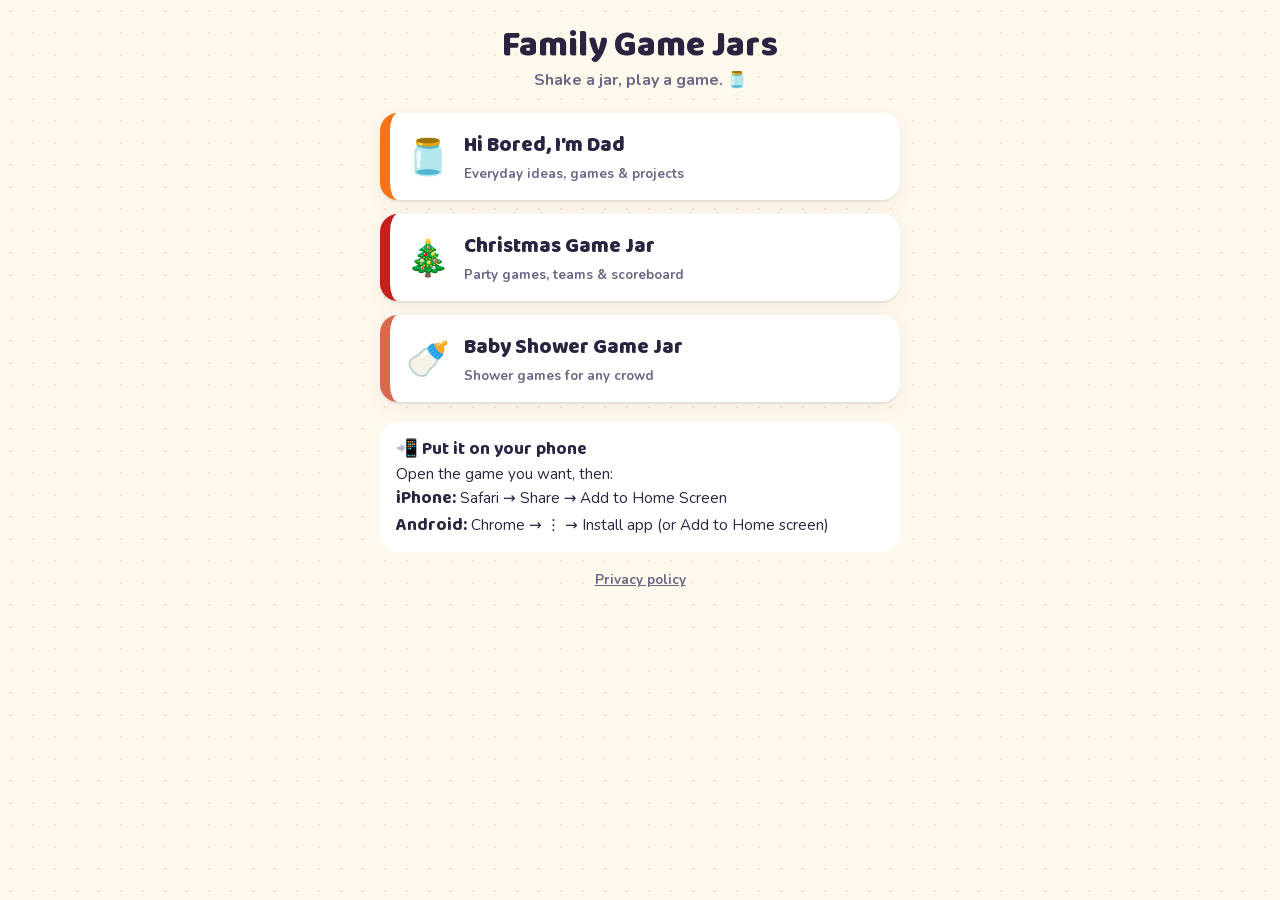
<file: index.html>
<!DOCTYPE html>
<html lang="en">
<head>
<meta charset="UTF-8">
<meta name="viewport" content="width=device-width, initial-scale=1">
<meta name="theme-color" content="#f97316">
<link rel="icon" href="icon.png">
<title>Family Game Jars</title>
<link rel="stylesheet" href="fonts/fonts.css">
<style>
  body{margin:0;font-family:Nunito,system-ui,sans-serif;background:#fff8ec;color:#2b2340;
    background-image:radial-gradient(#f3e3c7 1.2px,transparent 1.2px);background-size:22px 22px}
  .wrap{max-width:520px;margin:0 auto;padding:28px 16px 40px}
  h1{font:800 2.2rem/1 "Baloo 2",sans-serif;text-align:center;margin:0 0 6px}
  p.sub{text-align:center;color:#6d6585;font-weight:700;margin:0 0 22px}
  a.app{display:flex;align-items:center;gap:14px;background:#fff;border-radius:18px;padding:16px;margin-bottom:14px;text-decoration:none;color:inherit;
    box-shadow:0 2px 0 #00000010,0 6px 20px #0000000d;border-left:10px solid var(--c)}
  a.app span{font-size:2.2rem}
  a.app b{font:800 1.3rem "Baloo 2",sans-serif;display:block}
  a.app small{color:#6d6585;font-weight:700}
  .how{background:#fff;border-radius:18px;padding:14px 16px;margin-top:20px;font-size:.95rem;line-height:1.5}
  .how b{font-family:"Baloo 2",sans-serif;font-size:1.1rem}
  .foot{text-align:center;margin-top:18px;font-size:.85rem}
  .foot a{color:#6d6585;font-weight:700}
</style>
</head>
<body>
<div class="wrap">
  <h1>Family Game Jars</h1>
  <p class="sub">Shake a jar, play a game. 🫙</p>
  <a class="app" href="bored-jar/" style="--c:#f97316"><span>🫙</span><div><b>Hi Bored, I'm Dad</b><small>Everyday ideas, games &amp; projects</small></div></a>
  <a class="app" href="christmas/" style="--c:#c81e1e"><span>🎄</span><div><b>Christmas Game Jar</b><small>Party games, teams &amp; scoreboard</small></div></a>
  <a class="app" href="baby-shower/" style="--c:#d9694c"><span>🍼</span><div><b>Baby Shower Game Jar</b><small>Shower games for any crowd</small></div></a>
  <div class="how"><b>📲 Put it on your phone</b><br>
    Open the game you want, then:<br>
    <b>iPhone:</b> Safari → Share → Add to Home Screen<br>
    <b>Android:</b> Chrome → ⋮ → Install app (or Add to Home screen)</div>
  <p class="foot"><a href="privacy/">Privacy policy</a></p>
</div>
</body>
</html>
</file>
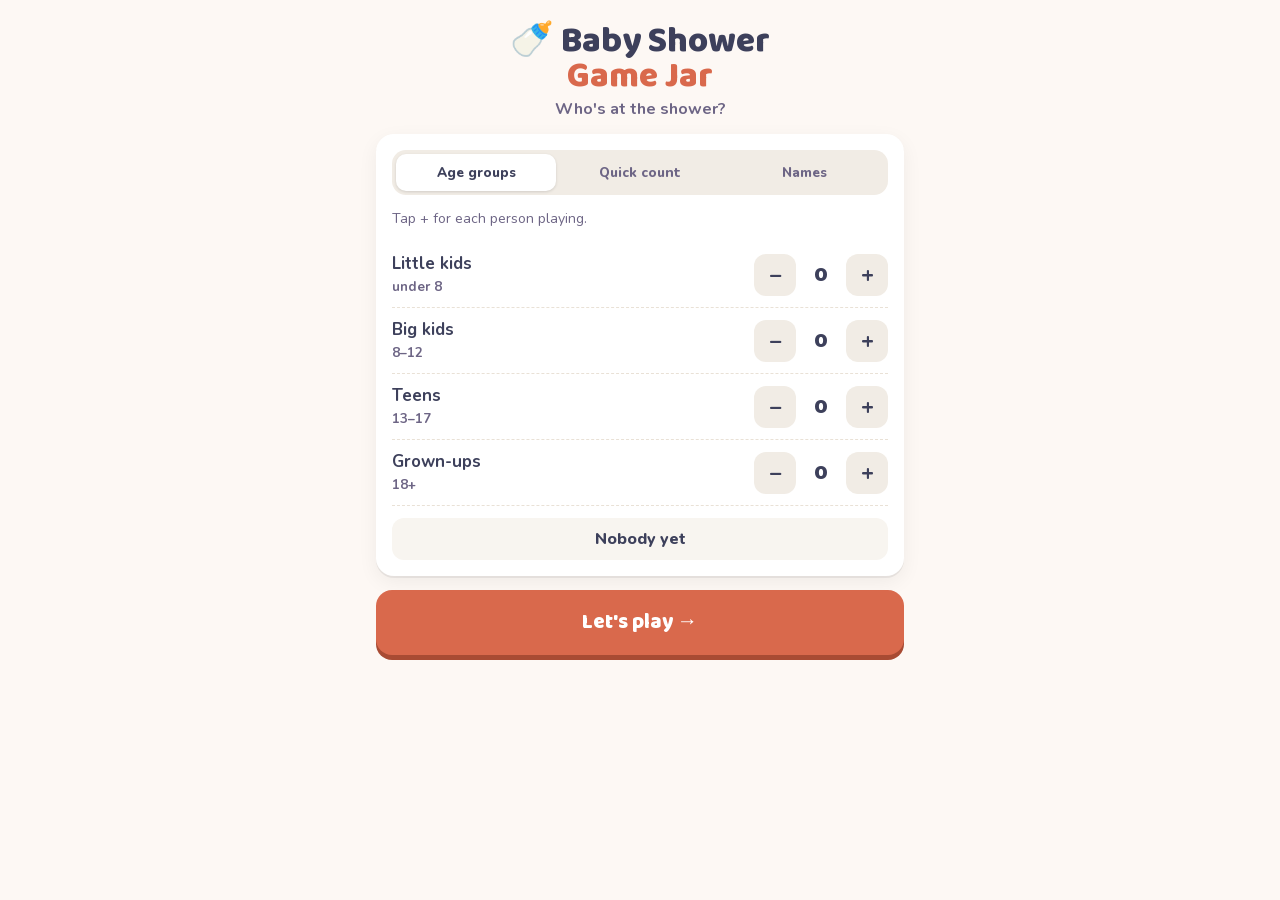
<file: baby-shower/index.html>
<!DOCTYPE html>
<html lang="en">
<head>
<meta charset="UTF-8">
<meta name="viewport" content="width=device-width, initial-scale=1">
<link rel="manifest" href="manifest.json">
<link rel="icon" href="icons/icon-192.png">
<link rel="apple-touch-icon" href="icons/apple-touch-icon.png">
<meta name="apple-mobile-web-app-capable" content="yes">
<meta name="mobile-web-app-capable" content="yes">
<title>Party Jar</title>
<link rel="stylesheet" href="../fonts/fonts.css">
<script src="pack.js"></script>
<style>
  :root{--muted:#6d6585;--card:#fff;--line:#e9e1d6;--green:#16a34a}
  *{box-sizing:border-box}
  body{margin:0;font-family:Nunito,system-ui,sans-serif;background:var(--bg);color:var(--ink);min-height:100vh;overflow-x:hidden}
  .wrap{max-width:560px;margin:0 auto;padding:18px 16px 110px;position:relative;z-index:1}
  h1{font-family:"Baloo 2",sans-serif;font-weight:800;font-size:2.2rem;line-height:1;margin:6px 0 4px;text-align:center;color:var(--ink)}
  h1 span{color:var(--accent)}
  h2{font-family:"Baloo 2",sans-serif;font-size:1.5rem;margin:0 0 4px;line-height:1.15}
  h3{font-family:"Baloo 2",sans-serif;font-size:1.15rem;margin:0 0 8px}
  .sub{color:var(--muted);margin:0 0 14px;font-weight:700;text-align:center}
  .card{background:var(--card);border-radius:18px;padding:16px;box-shadow:0 2px 0 #00000010,0 6px 20px #0000000f;margin-bottom:14px}
  .muted{color:var(--muted)} .small{font-size:.88rem}
  button{font-family:Nunito,sans-serif;cursor:pointer}
  .btn{border:0;border-radius:14px;padding:12px 16px;font-weight:800;font-size:1rem;background:#f1ece5;color:var(--ink)}
  .btn.dark{background:var(--ink);color:#fff} .btn.green{background:var(--green);color:#fff} .btn.accent{background:var(--accent);color:#fff}
  .btn.full{width:100%}
  .btn.needtimer{grid-column:1/-1;background:transparent;border:2px dashed var(--line);color:var(--muted);padding:10px}
  .big{display:block;width:100%;border:0;border-radius:16px;padding:16px;font:800 1.3rem "Baloo 2",sans-serif;background:var(--accent);color:#fff;box-shadow:0 5px 0 var(--accentDark);margin-top:8px}
  .big:active{transform:translateY(3px);box-shadow:0 2px 0 var(--accentDark)}
  .hidden{display:none!important}
  .row{display:flex;gap:8px;flex-wrap:wrap;align-items:center}
  .link{background:none;border:0;color:var(--accent);font-weight:800;padding:0;font-size:.9rem}

  /* deco */
  .deco{position:fixed;inset:0;pointer-events:none;z-index:0;overflow:hidden}
  .deco span{color:var(--deco);position:absolute;top:-40px;animation:fall linear infinite;opacity:.55}
  @keyframes fall{to{transform:translateY(110vh) rotate(360deg)}}

  /* setup */
  .seg{display:grid;grid-template-columns:1fr 1fr 1fr;background:#f1ece5;border-radius:14px;padding:4px;gap:4px;margin-bottom:14px}
  .seg button{border:0;background:none;border-radius:10px;padding:9px 4px;font-weight:800;font-size:.85rem;color:var(--muted)}
  .seg button.on{background:#fff;color:var(--ink);box-shadow:0 1px 3px #0002}
  .stepper{display:flex;align-items:center;justify-content:space-between;padding:10px 0;border-bottom:1px dashed var(--line)}
  .stepper .lbl b{display:block;font-size:1.05rem} .stepper .lbl small{color:var(--muted);font-weight:700}
  .stepper .ctl{display:flex;align-items:center;gap:10px}
  .stepper .ctl button{width:42px;height:42px;border-radius:12px;border:0;background:#f1ece5;font-size:1.4rem;font-weight:800;color:var(--ink)}
  .stepper .ctl span{min-width:30px;text-align:center;font:800 1.4rem "Baloo 2",sans-serif}
  .nrow{display:grid;grid-template-columns:1fr 74px 40px;gap:8px;margin-bottom:8px}
  input,select{border:2px solid var(--line);border-radius:12px;padding:10px;font:700 1rem Nunito,sans-serif;width:100%;min-width:0;background:#fff;color:var(--ink)}
  .x{border:0;background:#f4eee6;border-radius:10px;font-size:1.1rem;color:var(--muted)}
  .summary{background:#f8f5f0;border-radius:12px;padding:10px 12px;font-weight:800;margin-top:12px;text-align:center}

  /* jar */
  .chips{display:flex;gap:8px;flex-wrap:wrap}
  .chip{border:2px solid var(--line);background:#fff;border-radius:999px;padding:7px 12px;font-weight:800;font-size:.9rem;color:var(--ink)}
  .chip.on{background:var(--ink);border-color:var(--ink);color:#fff}
  .flabel{font-weight:800;font-size:.75rem;text-transform:uppercase;letter-spacing:.07em;color:var(--muted);margin:10px 0 6px}
  .flabel:first-child{margin-top:0}
  .jarzone{display:flex;flex-direction:column;align-items:center}
  #jar{width:200px;height:236px;transform-origin:50% 90%;cursor:pointer}
  #jar.shake{animation:shake .7s ease-in-out}
  @keyframes shake{0%,100%{transform:rotate(0)}15%{transform:rotate(-12deg)}30%{transform:rotate(10deg)}45%{transform:rotate(-8deg)}60%{transform:rotate(6deg)}75%{transform:rotate(-3deg)}}
  .count{color:var(--muted);font-weight:800;font-size:.9rem;text-align:center}
  .msg{text-align:center;color:var(--muted);font-weight:700;margin-top:10px;min-height:1.2em}
  .slip{margin-top:16px;border-top:10px solid var(--c,#999);animation:pop .35s ease-out}
  @keyframes pop{from{transform:scale(.88) rotate(-2deg);opacity:0}to{transform:none;opacity:1}}
  .cat{display:inline-block;font-weight:800;font-size:.72rem;text-transform:uppercase;letter-spacing:.08em;color:#fff;background:var(--c);padding:3px 10px;border-radius:999px}
  .slip h2{margin-top:10px} .slip p{line-height:1.45;margin:6px 0 10px}
  .tags{display:flex;gap:6px;flex-wrap:wrap;margin:8px 0 12px}
  .tag{background:#f4efe8;border-radius:8px;padding:3px 8px;font-size:.8rem;font-weight:800;color:var(--muted)}
  .box{border-radius:12px;padding:10px 12px;margin:0 0 10px;font-size:.94rem}
  .box.need{background:#fff6e8} .box.steps{background:#effcf6} .box.links{background:#eef4ff} .box.tip{background:#f8f5ff}
  .box b.h{display:block;margin-bottom:4px}
  .box ul,.box ol{margin:0;padding-left:20px} .box li{margin:3px 0}
  details summary{font-weight:800;cursor:pointer}
  .box.links a{display:block;color:#2f5fe0;font-weight:800;text-decoration:none;padding:4px 0}
  .actions{display:grid;grid-template-columns:1fr 1fr;gap:8px}
  .actions .btn{padding:12px 8px}
  .startbtn{grid-column:1/-1;border:0;border-radius:14px;padding:14px;font:800 1.15rem "Baloo 2",sans-serif;background:var(--ink);color:#fff}
  .rm{grid-column:1/-1;background:none;color:var(--muted);font-weight:700;font-size:.85rem;padding:4px}

  /* timer */
  .timer{background:var(--ink);color:#fff;border-radius:16px;padding:14px;margin:0 0 12px;text-align:center}
  .timer .modes{display:inline-flex;background:#ffffff1a;border-radius:999px;padding:3px;margin-bottom:8px}
  .timer .modes button{border:0;background:none;color:#fff;font-weight:800;padding:6px 12px;border-radius:999px;font-size:.85rem}
  .timer .modes button.on{background:#fff;color:var(--ink)}
  .clock{font:800 3.6rem/1 "Baloo 2",sans-serif;font-variant-numeric:tabular-nums;margin:4px 0 8px}
  .clock.low{color:#fbbf24}.clock.over{color:#f87171;animation:blink 1s steps(2) infinite}
  @keyframes blink{50%{opacity:.35}}
  .tchips{display:flex;gap:6px;flex-wrap:wrap;justify-content:center;margin-bottom:10px}
  .tchips button{border:0;border-radius:10px;padding:7px 10px;font-weight:800;background:#ffffff22;color:#fff;font-size:.88rem}
  .tchips button.on{background:var(--accent)}
  .tctrl{display:grid;grid-template-columns:1fr 1fr 1fr;gap:6px}
  .tctrl button{border:0;border-radius:12px;padding:11px 4px;font-weight:800;font-size:.95rem}
  .tctrl .go{background:var(--green);color:#fff}.tctrl .mid{background:#ffffff26;color:#fff}
  .tbar{position:fixed;left:50%;transform:translateX(-50%);bottom:calc(72px + env(safe-area-inset-bottom));background:var(--ink);color:#fff;border-radius:999px;padding:6px 6px 6px 16px;display:flex;align-items:center;gap:8px;box-shadow:0 6px 20px #0004;z-index:6;max-width:94vw}
  .tbar b{font:800 1.3rem "Baloo 2",sans-serif;font-variant-numeric:tabular-nums}
  .tbar small{opacity:.75;font-weight:700;max-width:120px;white-space:nowrap;overflow:hidden;text-overflow:ellipsis}
  .tbar button{border:0;border-radius:999px;padding:7px 11px;font-weight:800;background:#ffffff26;color:#fff}
  .timesup{position:fixed;inset:0;background:var(--accent);opacity:.97;z-index:20;display:flex;flex-direction:column;align-items:center;justify-content:center;color:#fff;text-align:center;padding:20px}
  .timesup h2{font-size:3rem;margin:0} .timesup .row{justify-content:center;margin-top:16px}

  /* lists */
  .irow{display:flex;align-items:center;gap:10px;padding:8px 0;border-bottom:1px dashed var(--line)}
  .dot{width:12px;height:12px;border-radius:4px;flex:none}
  .irow .t{flex:1;font-weight:700;line-height:1.2}
  .irow .t small{display:block;color:var(--muted);font-weight:600;font-size:.78rem}
  .irow button{border:0;border-radius:10px;padding:7px 10px;font-weight:800;font-size:.85rem;flex:none;background:#f4eee6;color:var(--ink)}
  .irow .add{background:var(--green);color:#fff}
  .irow .try{background:var(--ink);color:#fff}
  .catgroup{font:800 1rem "Baloo 2",sans-serif;margin:14px 0 2px;display:flex;align-items:center;gap:8px}
  .team{border-radius:16px;padding:12px 14px;margin-bottom:10px;color:#fff}
  .team .top{display:flex;align-items:center;gap:8px}
  .team .nm{flex:1;font:800 1.25rem "Baloo 2",sans-serif}
  .team .sc{font:800 2.2rem/1 "Baloo 2",sans-serif;min-width:54px;text-align:center}
  .team button{border:0;border-radius:10px;width:40px;height:40px;font-size:1.2rem;font-weight:800;background:#ffffff33;color:#fff}
  .team .who{font-weight:700;font-size:.88rem;opacity:.92;margin-top:4px}
  .lead{outline:4px solid #fde047}

  .tabs{position:fixed;left:0;right:0;bottom:0;background:#fff;border-top:2px solid var(--line);display:flex;justify-content:center;padding:6px 6px calc(6px + env(safe-area-inset-bottom));z-index:5}
  .tabs button{flex:1;max-width:150px;border:0;background:none;padding:8px 2px;font-weight:800;font-size:.8rem;color:var(--muted);border-radius:12px}
  .tabs button span{display:block;font-size:1.3rem}
  .tabs button.on{color:var(--ink);background:var(--tabOn)}
  .badge{display:inline-block;background:var(--accent);color:#fff;border-radius:999px;font-size:.7rem;padding:0 6px;margin-left:2px}
</style>
</head>
<body>
<div class="deco" id="deco"></div>
<div class="wrap">
  <h1 id="title"></h1>

  <!-- ===== SETUP ===== -->
  <section id="scrSetup" class="hidden">
    <p class="sub" id="setupSub">Who's coming to play?</p>
    <div class="card">
      <div class="seg" id="modeSeg">
        <button data-mode="groups">Age groups</button>
        <button data-mode="quick">Quick count</button>
        <button data-mode="names">Names</button>
      </div>
      <div id="modeGroups">
        <p class="muted small" style="margin-top:0">Tap + for each person playing.</p>
        <div id="groupSteppers"></div>
      </div>
      <div id="modeQuick">
        <p class="muted small" style="margin-top:0">Just the headcount, and how many are older.</p>
        <div class="stepper"><div class="lbl"><b>Total playing</b></div><div class="ctl"><button data-q="total" data-d="-1">−</button><span id="qTotal">0</span><button data-q="total" data-d="1">+</button></div></div>
        <div class="stepper"><div class="lbl"><b>How many are over</b>
          <select id="qAge" style="width:auto;padding:4px 8px;margin-top:4px"><option value="8">age 8</option><option value="10">age 10</option><option value="12" selected>age 12</option><option value="17">age 17 (adults)</option></select></div>
          <div class="ctl"><button data-q="over" data-d="-1">−</button><span id="qOver">0</span><button data-q="over" data-d="1">+</button></div></div>
      </div>
      <div id="modeNames">
        <p class="muted small" style="margin-top:0">Names make teams and the scoreboard personal. Leave age blank for grown-ups.</p>
        <div id="nameList"></div>
        <button class="btn" id="addName">+ Add person</button>
      </div>
      <div class="summary" id="summary"></div>
    </div>
    <button class="big" id="setupGo">Let's play →</button>
  </section>

  <!-- ===== JAR ===== -->
  <section id="scrJar" class="hidden">
    <div class="card">
      <div class="flabel" style="display:flex;justify-content:space-between;align-items:center"><span id="crowdLine"></span><button class="link" id="editGuests">Edit players</button></div>
      <div class="flabel">What kind?</div><div class="chips" id="catChips"></div>
      <div class="flabel">Where</div>
      <div class="chips" data-f="where"><button class="chip on" data-v="any">Anywhere</button><button class="chip" data-v="in">Inside</button><button class="chip" data-v="out">Outside</button></div>
      <div class="flabel">How long</div>
      <div class="chips" data-f="time"><button class="chip on" data-v="any">Any</button><button class="chip" data-v="quick">Quick (≤10 min)</button><button class="chip" data-v="med">Longer</button></div>
    </div>
    <div class="jarzone">
      <svg id="jar" viewBox="0 0 220 260" role="button" aria-label="Shake the jar">
        <rect x="55" y="14" width="110" height="26" rx="8" fill="var(--lid)"/>
        <rect x="62" y="20" width="96" height="5" rx="2.5" fill="#ffffff40"/>
        <path d="M60 40 h100 v14 c26 10 34 30 34 56 v110 c0 18 -14 30 -32 30 h-104 c-18 0 -32 -12 -32 -30 v-110 c0 -26 8 -46 34 -56 z" fill="var(--jar)" stroke="var(--jarEdge)" stroke-width="4"/>
        <g id="slips"></g>
        <path d="M44 100 c-4 30 -4 80 0 120" stroke="#ffffffaa" stroke-width="8" fill="none" stroke-linecap="round"/>
        <rect x="58" y="128" width="104" height="38" rx="8" fill="#fff" stroke="var(--ink)" stroke-width="2.5" transform="rotate(-4 110 147)"/>
        <text id="jarLabel" x="110" y="153" text-anchor="middle" font-family="Baloo 2, sans-serif" font-weight="800" font-size="16" fill="var(--ink)" transform="rotate(-4 110 147)"></text>
      </svg>
      <div class="count" id="count"></div>
    </div>
    <button class="big" id="draw">Shake the jar!</button>
    <div class="msg" id="msg"></div>
    <article class="card slip hidden" id="slip" aria-live="polite"></article>
  </section>

  <!-- ===== PLAN ===== -->
  <section id="scrPlan" class="hidden">
    <div class="card">
      <h3>📋 Party plan</h3>
      <p class="muted small" style="margin-top:-4px">Line up games ahead of time. Tap "Add to plan" on any game, or add from the Games tab.</p>
      <div id="planList"></div>
      <button class="big hidden" id="playNext">▶ Play next game</button>
    </div>
    <div class="card"><h3>✅ Played (<span id="doneCount">0</span>)</h3><div id="doneList"></div></div>
    <button class="btn full" id="resetAll">Start a new party</button>
    <div class="card hidden" id="resetConfirm" style="margin-top:10px">
      <b>Start fresh?</b> <span class="muted">Clears players, teams, scores, plan and played list on this device. Your game list stays.</span>
      <div class="row" style="margin-top:10px"><button class="btn" id="resetNo">Cancel</button><button class="btn dark" id="resetYes">Yes, new party</button></div>
    </div>
  </section>

  <!-- ===== TEAMS ===== -->
  <section id="scrTeams" class="hidden">
    <div class="card">
      <h3>🎲 Team maker</h3>
      <div class="row"><span class="muted" style="font-weight:800">Teams:</span>
        <div class="chips" id="teamCountChips"></div></div>
      <button class="big" id="makeTeams">Make teams</button>
      <p class="muted small" id="teamNote" style="margin-bottom:0"></p>
    </div>
    <div id="teamList"></div>
    <div class="row hidden" id="scoreCtl" style="justify-content:center"><button class="btn" id="resetScores">Reset scores to 0</button></div>
  </section>

  <!-- ===== GAMES (manage) ===== -->
  <section id="scrGames" class="hidden">
    <div class="card">
      <h3>➕ Add your own game</h3>
      <form class="row" id="addform" style="flex-wrap:nowrap"><input id="addinput" placeholder="e.g. Grandma's famous quiz" maxlength="80"><button class="btn dark" type="submit">Add</button></form>
      <div class="msg" id="addmsg" style="text-align:left"></div>
    </div>
    <div class="card">
      <div class="row" style="justify-content:space-between"><h3 style="margin:0">In the jar (<span id="inCount">0</span>)</h3><button class="link" id="addAllBtn">Put all back</button></div>
      <div id="gameList"></div>
    </div>
  </section>
</div>

<div class="tbar hidden" id="tbar"><small id="tbarName"></small><b id="tbarClock">0:00</b><button id="tbarPause">⏸</button><button id="tbarPlus">+1</button><button id="tbarOpen">↑</button></div>
<div class="timesup hidden" id="timesup">
  <h2>⏰ Time's up!</h2>
  <p style="font-weight:700;font-size:1.1rem" id="timesupName"></p>
  <div class="row"><button class="btn" id="tuPlus1">+1 min</button><button class="btn" id="tuPlus5">+5 min</button><button class="btn dark" id="tuDone">We're done!</button></div>
</div>
<nav class="tabs hidden" id="tabs">
  <button data-tab="Jar" class="on"><span>🫙</span>Jar</button>
  <button data-tab="Plan"><span>📋</span>Plan<b class="badge hidden" id="planBadge"></b></button>
  <button data-tab="Teams"><span>🏆</span>Teams</button>
  <button data-tab="Games"><span>🎲</span>Games</button>
</nav>

<script>
// ===== theme =====
const TH = THEME;
Object.entries(TH.colors).forEach(([k, v]) => document.documentElement.style.setProperty("--" + k, v));
document.title = TH.name;
document.querySelector('meta[name="viewport"]').insertAdjacentHTML("afterend", `<meta name="theme-color" content="${TH.colors.accent}">`);
const $ = id => document.getElementById(id);
$("title").innerHTML = TH.titleHTML;
$("jarLabel").textContent = TH.jarLabel;
$("setupSub").textContent = TH.setupSub;
$("deco").innerHTML = Array.from({length:18}, (_, i) => {
  const e = TH.deco[i % TH.deco.length];
  return `<span style="left:${Math.random()*100}%;font-size:${12 + Math.random()*16}px;animation-duration:${9 + Math.random()*12}s;animation-delay:${-Math.random()*20}s">${e}</span>`;
}).join("");

// ===== state =====
const KEY = TH.key;
const fresh = () => ({mode:"groups", groups:{little:0, big:0, teen:0, adult:0}, quick:{total:0, over:0, age:12}, names:[], jar:null, custom:[], plan:[], done:[], teams:[], teamCount:2, setup:false});
function loadState(){ try{ const v = localStorage.getItem(KEY); return v ? Object.assign(fresh(), JSON.parse(v)) : null; }catch(e){ return null; } }
function save(){ try{ localStorage.setItem(KEY, JSON.stringify(S)); }catch(e){} }
let S = loadState() || fresh();
if (S.jar === null){ S.jar = GAMES.map(g => g.id); }
let F = {where:"any", time:"any", cats:[]};
let used = new Set(), current = null;
const esc = s => String(s).replace(/[&<>"']/g, c => ({"&":"&amp;","<":"&lt;",">":"&gt;",'"':"&quot;","'":"&#39;"}[c]));
const uid = () => Math.random().toString(36).slice(2, 9);
const GROUPS = [
  {k:"little", label:"Little kids", sub:"under 8", age:5},
  {k:"big", label:"Big kids", sub:"8–12", age:10},
  {k:"teen", label:"Teens", sub:"13–17", age:15},
  {k:"adult", label:"Grown-ups", sub:"18+", age:30}
];
function allGames(){ return GAMES.concat(S.custom.map(c => ({id:c.id, t:c.t, c:"custom", where:"any", time:"quick", min:2, minAge:0, who:"all", d:"One of our own games!"}))); }
const byId = id => allGames().find(g => g.id === id);

// ===== people =====
function people(){
  if (S.mode === "groups") return GROUPS.flatMap(g => Array.from({length:S.groups[g.k]}, () => ({age:g.age})));
  if (S.mode === "quick"){
    const t = S.quick.total, o = Math.min(S.quick.over, t), a = +S.quick.age;
    const overAge = a >= 17 ? 30 : a >= 12 ? 15 : a + 2, underAge = Math.max(4, Math.min(a - 2, 12));
    return Array.from({length:o}, () => ({age:overAge})).concat(Array.from({length:t - o}, () => ({age:underAge})));
  }
  return S.names.filter(n => n.name.trim()).map(n => ({name:n.name.trim(), age:n.age === "" || n.age == null ? 30 : +n.age}));
}
function crowdText(){
  const p = people(), kids = p.filter(x => x.age < 13).length, grown = p.length - kids;
  if (!p.length) return "Nobody yet";
  return `${p.length} playing` + (kids && grown ? ` · ${kids} kid${kids > 1 ? "s" : ""}, ${grown} teen/adult${grown > 1 ? "s" : ""}` : kids ? " · all kids" : " · all teens/adults");
}

// ===== setup =====
function openSetup(){ renderSetup(); show("Setup"); }
function renderSetup(){
  document.querySelectorAll("#modeSeg button").forEach(b => b.classList.toggle("on", b.dataset.mode === S.mode));
  $("modeGroups").classList.toggle("hidden", S.mode !== "groups");
  $("modeQuick").classList.toggle("hidden", S.mode !== "quick");
  $("modeNames").classList.toggle("hidden", S.mode !== "names");
  $("groupSteppers").innerHTML = GROUPS.map(g => `<div class="stepper"><div class="lbl"><b>${g.label}</b><small>${g.sub}</small></div>
    <div class="ctl"><button data-g="${g.k}" data-d="-1">−</button><span>${S.groups[g.k]}</span><button data-g="${g.k}" data-d="1">+</button></div></div>`).join("");
  $("qTotal").textContent = S.quick.total; $("qOver").textContent = S.quick.over; $("qAge").value = S.quick.age;
  if (!S.names.length) S.names.push({id:uid(), name:"", age:""});
  $("nameList").innerHTML = S.names.map((n, i) => `<div class="nrow"><input placeholder="Name" value="${esc(n.name)}" data-i="${i}" data-k="name"><input placeholder="Age" type="number" inputmode="numeric" min="0" max="120" value="${esc(n.age)}" data-i="${i}" data-k="age"><button class="x" data-rmname="${i}" aria-label="Remove">✕</button></div>`).join("");
  $("summary").textContent = crowdText();
}
$("modeSeg").onclick = e => { const b = e.target.closest("button"); if (!b) return; S.mode = b.dataset.mode; save(); renderSetup(); };
$("groupSteppers").onclick = e => { const b = e.target.closest("button"); if (!b) return; S.groups[b.dataset.g] = Math.max(0, S.groups[b.dataset.g] + +b.dataset.d); save(); renderSetup(); };
$("modeQuick").onclick = e => { const b = e.target.closest("button[data-q]"); if (!b) return;
  S.quick[b.dataset.q] = Math.max(0, S.quick[b.dataset.q] + +b.dataset.d);
  if (S.quick.over > S.quick.total) S.quick.total = S.quick.over;
  save(); renderSetup(); };
$("qAge").onchange = e => { S.quick.age = +e.target.value; save(); renderSetup(); };
$("nameList").addEventListener("input", e => { const i = e.target.dataset.i; if (i == null) return; S.names[i][e.target.dataset.k] = e.target.value; save(); $("summary").textContent = crowdText(); });
$("nameList").addEventListener("click", e => { const b = e.target.closest("[data-rmname]"); if (!b) return; S.names.splice(+b.dataset.rmname, 1); save(); renderSetup(); });
$("addName").onclick = () => { S.names.push({id:uid(), name:"", age:""}); save(); renderSetup(); const ins = $("nameList").querySelectorAll("input[data-k=name]"); ins[ins.length - 1].focus(); };
$("setupGo").onclick = () => {
  if (people().length < 1){ $("summary").textContent = "Add at least one player first!"; return; }
  S.setup = true; save(); used.clear(); show("Jar");
};

// ===== screens =====
function show(scr){
  ["Setup","Jar","Plan","Teams","Games"].forEach(n => $("scr" + n).classList.toggle("hidden", n !== scr));
  $("tabs").classList.toggle("hidden", scr === "Setup");
  document.querySelectorAll(".tabs button").forEach(b => b.classList.toggle("on", b.dataset.tab === scr));
  ({Jar:renderJar, Plan:renderPlan, Teams:renderTeams, Games:renderGames}[scr] || (() => {}))();
  badge(); window.scrollTo(0, 0);
}
document.querySelectorAll(".tabs button").forEach(b => b.onclick = () => show(b.dataset.tab));
function badge(){ const n = S.plan.length; $("planBadge").textContent = n; $("planBadge").classList.toggle("hidden", !n); }

// ===== filtering =====
function eligible(g){
  return people().filter(p => p.age >= (g.minAge || 0) && (g.who !== "kids" || p.age < 13) && (g.who !== "adults" || p.age >= 13)).length;
}
function fits(g){
  if (eligible(g) < (g.min || 2)) return false;
  if (F.cats.length && !F.cats.includes(g.c)) return false;
  if (F.where !== "any" && g.where !== "any" && g.where !== F.where) return false;
  if (F.time !== "any" && g.time !== F.time) return false;
  return true;
}
const jarGames = () => S.jar.map(byId).filter(Boolean);
const pool = () => jarGames().filter(fits);

function renderJar(){
  $("crowdLine").textContent = "👥 " + crowdText();
  const present = Object.keys(CATS).filter(c => jarGames().some(g => g.c === c));
  F.cats = F.cats.filter(c => present.includes(c));
  $("catChips").innerHTML = `<button class="chip ${F.cats.length ? "" : "on"}" data-c="">All</button>` + present.map(c =>
    `<button class="chip ${F.cats.includes(c) ? "on" : ""}" data-c="${c}" style="${F.cats.includes(c) ? `background:${CATS[c].hex};border-color:${CATS[c].hex}` : `border-color:${CATS[c].hex}66`}">${esc(CATS[c].label)}</button>`).join("");
  drawSlips();
}
$("catChips").onclick = e => { const b = e.target.closest(".chip"); if (!b) return; const c = b.dataset.c;
  F.cats = !c ? [] : F.cats.includes(c) ? F.cats.filter(x => x !== c) : F.cats.concat(c); used.clear(); renderJar(); };
document.querySelectorAll(".chips[data-f]").forEach(g => g.onclick = e => { const b = e.target.closest(".chip"); if (!b) return;
  g.querySelectorAll(".chip").forEach(x => x.classList.remove("on")); b.classList.add("on"); F[g.dataset.f] = b.dataset.v; used.clear(); drawSlips(); });
$("editGuests").onclick = openSetup;

function drawSlips(){
  const p = pool(), n = Math.min(p.length, 40); let html = "", seed = 11;
  const rnd = () => (seed = (seed * 9301 + 49297) % 233280) / 233280;
  for (let k = 0; k < n; k++){
    const x = 46 + (k % 6) * 22 + rnd()*8, y = 236 - Math.floor(k / 6) * 13 - rnd()*6;
    if (y < 80) break;
    html += `<rect x="${x}" y="${y}" width="24" height="10" rx="2" fill="${CATS[p[k].c].hex}" transform="rotate(${Math.round(rnd()*70-35)} ${x+12} ${y+5})" opacity=".95"/>`;
  }
  $("slips").innerHTML = html;
  $("count").textContent = `${p.length} of ${S.jar.length} games fit your group`;
}
function shake(){
  const jar = $("jar"); jar.classList.remove("shake"); void jar.getBoundingClientRect(); jar.classList.add("shake");
  const p = pool();
  if (!p.length){ $("msg").textContent = S.jar.length ? "No games fit those filters. Try loosening one, or add more players." : "The jar is empty! Add games from the 🎲 Games tab."; $("slip").classList.add("hidden"); return; }
  $("msg").textContent = "";
  let fr = p.filter(g => !used.has(g.id));
  if (!fr.length){ used.clear(); fr = p; $("msg").textContent = "You've seen them all! Jar refilled."; }
  let pick = fr[Math.floor(Math.random() * fr.length)];
  if (current && fr.length > 1 && pick.id === current.id) pick = fr.find(g => g.id !== current.id);
  used.add(pick.id); current = pick;
  setTimeout(() => showSlip(pick), 550);
}
$("draw").onclick = shake; $("jar").onclick = shake;

function showSlip(g){
  current = g;
  const s = $("slip"), cat = CATS[g.c];
  s.style.setProperty("--c", cat.hex);
  const tags = [g.where === "out" ? "☀️ Outside" : g.where === "in" ? "🏠 Inside" : "🏠/☀️ Anywhere",
    g.time === "quick" ? "⏱️ Quick" : "⏱️ Longer",
    `👥 ${g.min || 2}+ players`, g.who === "adults" ? "🧑 Teens & grown-ups" : g.who === "kids" ? "🧒 Kids" : "👨‍👩‍👧 Everyone"];
  if (g.minAge) tags.push(`🎂 Ages ${g.minAge}+`);
  if (g.teams) tags.push("🎲 Teams");
  const inPlan = S.plan.includes(g.id);
  s.innerHTML = `
    <span class="cat">${esc(cat.label)}</span>
    <h2>${esc(g.t)}</h2>
    <p>${esc(g.d)}</p>
    <div class="tags">${tags.map(t => `<span class="tag">${t}</span>`).join("")}</div>
    ${g.need ? `<div class="box need"><b class="h">🧰 What you need</b><ul>${g.need.map(x => `<li>${esc(x)}</li>`).join("")}</ul></div>` : ""}
    ${g.steps ? `<details class="box steps" open><summary>📋 How to play (${g.steps.length} steps)</summary><ol>${g.steps.map(x => `<li>${esc(x)}</li>`).join("")}</ol></details>` : ""}
    ${g.extra ? `<details class="box tip"><summary>${esc(g.extra.title)}</summary><div style="margin-top:6px;white-space:pre-line">${esc(g.extra.body)}</div></details>` : ""}
    ${g.tip ? `<div class="box tip"><b class="h">💡 Tip</b>${esc(g.tip)}</div>` : ""}
    ${g.links ? `<div class="box links"><b class="h">🔗 How-to</b>${g.links.map(([l, u]) => `<a href="${esc(u)}" target="_blank" rel="noopener">${esc(l)} ↗</a>`).join("")}</div>` : ""}
    <div id="timerBox"></div>
    <div class="actions">
      ${startBtnHTML(g)}
      ${g.teams ? `<button class="btn" id="slipTeams" style="grid-column:1/-1">🎲 Make teams for this</button>` : ""}
      <button class="btn" id="nope">Nah, again 🔄</button>
      <button class="btn green" id="yes">We played it ✅</button>
      <button class="btn" id="planBtn" style="grid-column:1/-1">${inPlan ? "✓ In the party plan" : "📋 Add to party plan"}</button>
      <button class="btn rm" id="rmJar">${S.jar.includes(g.id) ? "Not for this party, take it out" : "➕ Put it in the jar"}</button>
    </div>`;
  s.classList.remove("hidden"); s.style.animation = "none"; void s.offsetWidth; s.style.animation = "";
  $("nope").onclick = shake;
  $("startBtn").onclick = () => startTimer(g);
  if (T && T.idea.id === g.id){ $("startBtn").classList.add("hidden"); renderTimer(); }
  if ($("slipTeams")) $("slipTeams").onclick = () => { show("Teams"); };
  $("planBtn").onclick = () => { if (!S.plan.includes(g.id)) S.plan.push(g.id); else S.plan = S.plan.filter(x => x !== g.id); save(); badge(); showSlip(g); };
  $("yes").onclick = () => { markPlayed(g); s.classList.add("hidden"); $("msg").textContent = "🎉 Nice! Logged in the Plan tab."; current = null; };
  $("rmJar").onclick = () => { if (!S.jar.includes(g.id)){ S.jar.push(g.id); save(); drawSlips(); $("rmJar").textContent = "✓ Added to the jar!"; return; } S.jar = S.jar.filter(x => x !== g.id); S.plan = S.plan.filter(x => x !== g.id); save(); badge(); drawSlips(); s.classList.add("hidden"); $("msg").textContent = `Took "${g.t}" out. Add it back from 🎲 Games.`; };
  s.scrollIntoView({behavior:"smooth", block:"start"});
}
function markPlayed(g){
  const took = (T && T.idea.id === g.id) ? fmt(elapsed()) : "";
  if (T && T.idea.id === g.id) stopTimer();
  const lead = S.teams.length ? S.teams.slice().sort((a, b) => b.score - a.score)[0] : null;
  S.done.push({t:g.t, when:new Date().toLocaleTimeString(undefined, {hour:"numeric", minute:"2-digit"}), took, lead: lead && lead.score > 0 ? lead.name : ""});
  S.plan = S.plan.filter(x => x !== g.id); save(); badge();
}

// ===== plan =====
function renderPlan(){
  const list = S.plan.map(byId).filter(Boolean);
  $("planList").innerHTML = list.length ? list.map((g, i) => `<div class="irow"><span class="dot" style="background:${CATS[g.c].hex}"></span>
      <span class="t">${i + 1}. ${esc(g.t)}<small>${esc(CATS[g.c].label)}${g.timer ? ` · ${g.timer[0] === "down" ? g.timer[1] + " min" : "stopwatch"}` : ""}</small></span>
      <button data-up="${i}" aria-label="Move up">↑</button><button data-open="${g.id}">Open</button><button data-unplan="${g.id}" aria-label="Remove">✕</button></div>`).join("")
    : `<p class="muted">No games planned yet. Shake the jar and tap "Add to party plan."</p>`;
  $("playNext").classList.toggle("hidden", !list.length);
  $("doneCount").textContent = S.done.length;
  $("doneList").innerHTML = S.done.length ? S.done.slice().reverse().map(d => `<div class="irow"><span class="t">${esc(d.t)}<small>${esc(d.when)}${d.took ? " · ⏱️ " + esc(d.took) : ""}${d.lead ? " · 🏆 " + esc(d.lead) + " leading" : ""}</small></span></div>`).join("") : `<p class="muted">Nothing played yet.</p>`;
}
$("planList").onclick = e => { const b = e.target.closest("button"); if (!b) return;
  if (b.dataset.up){ const i = +b.dataset.up; if (i > 0){ [S.plan[i - 1], S.plan[i]] = [S.plan[i], S.plan[i - 1]]; } }
  if (b.dataset.unplan) S.plan = S.plan.filter(x => x !== b.dataset.unplan);
  if (b.dataset.open){ show("Jar"); showSlip(byId(b.dataset.open)); return; }
  save(); renderPlan(); badge(); };
$("playNext").onclick = () => { const g = byId(S.plan[0]); if (g){ show("Jar"); showSlip(g); } };
$("resetAll").onclick = () => $("resetConfirm").classList.remove("hidden");
$("resetNo").onclick = () => $("resetConfirm").classList.add("hidden");
$("resetYes").onclick = () => { const keep = {jar:S.jar, custom:S.custom}; S = Object.assign(fresh(), keep); save(); stopTimer(); $("resetConfirm").classList.add("hidden"); openSetup(); };

// ===== teams =====
function renderTeams(){
  $("teamCountChips").innerHTML = [2, 3, 4, 5, 6].map(n => `<button class="chip ${S.teamCount === n ? "on" : ""}" data-n="${n}">${n}</button>`).join("");
  const p = people();
  $("teamNote").textContent = S.mode === "names" ? "Teams are mixed so ages are spread out evenly." : "Tip: use Names (Edit players) to see exactly who's on each team. For now teams show how many of each age.";
  $("teamList").innerHTML = S.teams.map((t, i) => {
    const leader = S.teams.length > 1 && t.score > 0 && t.score === Math.max(...S.teams.map(x => x.score));
    return `<div class="team ${leader ? "lead" : ""}" style="background:${TH.teamColors[i % TH.teamColors.length]}">
      <div class="top"><span class="nm">${esc(t.name)}${leader ? " 👑" : ""}</span><button data-sc="${i}" data-d="-1">−</button><span class="sc">${t.score}</span><button data-sc="${i}" data-d="1">+</button></div>
      <div class="who">${esc(t.who)}</div></div>`; }).join("");
  $("scoreCtl").classList.toggle("hidden", !S.teams.length);
}
$("teamCountChips").onclick = e => { const b = e.target.closest(".chip"); if (!b) return; S.teamCount = +b.dataset.n; save(); renderTeams(); };
$("makeTeams").onclick = () => {
  const p = people().map((x, i) => ({...x, label: x.name || null, r: Math.random()}));
  // sort by age (oldest first) with a shuffle inside each age, then snake-draft
  p.sort((a, b) => b.age - a.age || a.r - b.r);
  const n = Math.min(S.teamCount, Math.max(1, p.length)), buckets = Array.from({length:n}, () => []);
  p.forEach((x, i) => { const round = Math.floor(i / n), pos = i % n; buckets[round % 2 ? n - 1 - pos : pos].push(x); });
  const names = TH.teamNames.slice().sort(() => Math.random() - .5);
  const describe = b => {
    if (b.every(x => x.label)) return b.map(x => x.label).join(", ");
    const c = {}; b.forEach(x => { const g = x.age < 8 ? "little" : x.age < 13 ? "big kid" : x.age < 18 ? "teen" : "grown-up"; c[g] = (c[g] || 0) + 1; });
    return `${b.length} players: ` + Object.entries(c).map(([k, v]) => `${v} ${k}${v > 1 ? "s" : ""}`).join(", ");
  };
  S.teams = buckets.map((b, i) => ({name: "Team " + names[i % names.length], score: 0, who: describe(b)}));
  save(); renderTeams();
};
$("teamList").onclick = e => { const b = e.target.closest("button[data-sc]"); if (!b) return; const t = S.teams[+b.dataset.sc]; t.score = Math.max(0, t.score + +b.dataset.d); save(); renderTeams(); };
$("resetScores").onclick = () => { S.teams.forEach(t => t.score = 0); save(); renderTeams(); };

// ===== games (manage) =====
function renderGames(){
  const order = Object.keys(CATS);
  const all = allGames().slice().sort((a, b) => order.indexOf(a.c) - order.indexOf(b.c) || a.t.localeCompare(b.t));
  $("inCount").textContent = S.jar.length;
  $("gameList").innerHTML = order.filter(c => all.some(g => g.c === c)).map(c => `<div class="catgroup"><span class="dot" style="background:${CATS[c].hex}"></span>${esc(CATS[c].label)}</div>` +
    all.filter(g => g.c === c).map(g => { const inJ = S.jar.includes(g.id), fit = fits({...g, c:g.c});
      return `<div class="irow" style="${inJ ? "" : "opacity:.55"}"><span class="t">${esc(g.t)}<small>${g.min || 2}+ players${g.minAge ? ` · ages ${g.minAge}+` : ""}${g.who === "adults" ? " · teens/adults" : g.who === "kids" ? " · kids" : ""}${inJ && !fit ? " · doesn't fit current group" : ""}</small></span>
      <button class="try" data-try="${g.id}">▶ Try</button>
      ${inJ ? `<button data-plan="${g.id}">${S.plan.includes(g.id) ? "✓ Plan" : "+ Plan"}</button><button data-rm="${g.id}">Remove</button>` : `<button class="add" data-add="${g.id}">+ Add</button>`}</div>`; }).join("")).join("");
}
$("gameList").onclick = e => { const b = e.target.closest("button"); if (!b) return;
  if (b.dataset.try){ const g = byId(b.dataset.try); if (g){ show("Jar"); $("msg").textContent = ""; showSlip(g); } return; }
  if (b.dataset.add) S.jar.push(b.dataset.add);
  if (b.dataset.rm){ S.jar = S.jar.filter(x => x !== b.dataset.rm); S.plan = S.plan.filter(x => x !== b.dataset.rm); }
  if (b.dataset.plan){ const id = b.dataset.plan; S.plan = S.plan.includes(id) ? S.plan.filter(x => x !== id) : S.plan.concat(id); }
  save(); badge(); renderGames(); };
$("addAllBtn").onclick = () => { S.jar = allGames().map(g => g.id); save(); renderGames(); };
$("addform").onsubmit = e => { e.preventDefault(); const v = $("addinput").value.trim(); if (!v) return;
  if (allGames().some(g => g.t.toLowerCase() === v.toLowerCase())){ $("addmsg").textContent = "That one's already on the list!"; return; }
  const id = "custom-" + uid(); S.custom.push({id, t:v}); S.jar.push(id); save(); $("addinput").value = ""; $("addmsg").textContent = `"${v}" is in the jar!`; renderGames(); };

// ===== timer / stopwatch =====
let T = null, audio = null;
const PRESETS = [1, 2, 3, 5, 10, 15, 20, 30];
function fmt(ms){ const neg = ms < 0; ms = Math.abs(ms); const s = Math.floor(ms / 1000), h = Math.floor(s / 3600), m = Math.floor(s % 3600 / 60), sec = s % 60;
  return (neg ? "+" : "") + (h ? h + ":" + String(m).padStart(2, "0") : m) + ":" + String(sec).padStart(2, "0"); }
function elapsed(){ return T ? T.before + (T.running ? Date.now() - T.since : 0) : 0; }
function remaining(){ return T.total - elapsed(); }
function defaultsFor(g){ if (g.timer) return {mode:g.timer[0], min:g.timer[1] || 5}; return g.time === "quick" ? {mode:"down", min:5} : {mode:"down", min:15}; }
function timeLabel(min){ return min < 1 ? Math.round(min * 60) + "-sec" : min + "-min"; }
function startBtnHTML(g){
  if (!g.timer) return `<button class="btn needtimer" id="startBtn">⏱️ Need a timer?</button>`;
  const d = defaultsFor(g);
  return `<button class="startbtn" id="startBtn">${d.mode === "up" ? "⏱️ Start the stopwatch" : `⏳ Start ${timeLabel(d.min)} timer`}</button>`;
}
function unlockAudio(){ try{ audio = audio || new (window.AudioContext || window.webkitAudioContext)(); if (audio.state === "suspended") audio.resume(); }catch(e){} }
function beep(){
  try{ if (audio) [0, .35, .7, 1.3, 1.65, 2.0].forEach(t => { const o = audio.createOscillator(), gn = audio.createGain();
    o.type = "square"; o.frequency.value = 880; o.connect(gn); gn.connect(audio.destination);
    gn.gain.setValueAtTime(.18, audio.currentTime + t); gn.gain.exponentialRampToValueAtTime(.001, audio.currentTime + t + .25);
    o.start(audio.currentTime + t); o.stop(audio.currentTime + t + .26); }); }catch(e){}
  try{ navigator.vibrate && navigator.vibrate([300, 150, 300, 150, 600]); }catch(e){}
}
function startTimer(g){ unlockAudio(); const d = defaultsFor(g);
  T = {idea:g, mode:d.mode, total:d.min * 60000, before:0, since:Date.now(), running:true, rang:false};
  $("startBtn") && $("startBtn").classList.add("hidden"); renderTimer(); tick(); }
function stopTimer(){ T = null; $("tbar").classList.add("hidden"); $("timesup").classList.add("hidden"); const b = $("timerBox"); if (b) b.innerHTML = ""; const sb = $("startBtn"); if (sb) sb.classList.remove("hidden"); }
function pauseResume(){ if (!T) return; unlockAudio(); if (T.running){ T.before += Date.now() - T.since; T.running = false; } else { T.since = Date.now(); T.running = true; } renderTimer(); tick(); }
function addTime(min){ if (!T) return; T.total += min * 60000; if (remaining() > 0) T.rang = false; $("timesup").classList.add("hidden"); if (!T.running) pauseResume(); renderTimer(); tick(); }
function renderTimer(){
  const box = $("timerBox"); if (!box || !T || !current || T.idea.id !== current.id) return;
  const down = T.mode === "down", curMin = Math.round(T.total / 60000);
  box.innerHTML = `<div class="timer">
    <div class="modes"><button data-m="down" class="${down ? "on" : ""}">⏳ Timer</button><button data-m="up" class="${down ? "" : "on"}">⏱️ Stopwatch</button></div>
    <div class="clock" id="tclock">0:00</div>
    ${down ? `<div class="tchips">${PRESETS.map(p => `<button data-p="${p}" class="${p === curMin ? "on" : ""}">${p} min</button>`).join("")}</div>` : `<div style="color:#ffffffaa;margin-bottom:10px;font-weight:700" class="small">Counting up. Great for races.</div>`}
    <div class="tctrl"><button class="go" data-a="pause">${T.running ? "⏸ Pause" : "▶ Go"}</button>
      ${down ? `<button class="mid" data-a="p1">+1 min</button><button class="mid" data-a="p5">+5 min</button>` : `<button class="mid" data-a="reset">↺ Reset</button><button class="mid" data-a="stop">✕ Close</button>`}</div>
    ${down ? `<div class="tctrl" style="margin-top:6px;grid-template-columns:1fr 1fr"><button class="mid" data-a="reset">↺ Restart</button><button class="mid" data-a="stop">✕ Close timer</button></div>` : ""}
  </div>`; tick();
}
document.addEventListener("click", e => { const b = e.target.closest("#timerBox button"); if (!b || !T) return;
  if (b.dataset.m){ T.mode = b.dataset.m; T.before = 0; T.since = Date.now(); T.rang = false; renderTimer(); }
  if (b.dataset.p){ T.total = +b.dataset.p * 60000; T.before = 0; T.since = Date.now(); T.rang = false; T.running = true; renderTimer(); }
  const a = b.dataset.a;
  if (a === "pause") pauseResume(); if (a === "p1") addTime(1); if (a === "p5") addTime(5);
  if (a === "reset"){ T.before = 0; T.since = Date.now(); T.rang = false; T.running = true; renderTimer(); }
  if (a === "stop") stopTimer(); });
function tick(){
  if (!T) return;
  const down = T.mode === "down", val = down ? remaining() : elapsed(), txt = fmt(val), c = $("tclock");
  const here = current && T.idea.id === current.id;
  if (c && here){ c.textContent = txt; c.classList.toggle("low", down && val > 0 && val <= 30000); c.classList.toggle("over", down && val <= 0); }
  $("tbarClock").textContent = txt + (down && val <= 0 ? " over" : ""); $("tbarName").textContent = T.idea.t;
  $("tbarPause").textContent = T.running ? "⏸" : "▶"; $("tbarPlus").classList.toggle("hidden", !down);
  const box = $("timerBox"), r = box && box.firstElementChild && !$("scrJar").classList.contains("hidden") && here ? box.getBoundingClientRect() : null;
  $("tbar").classList.toggle("hidden", !!(r && r.bottom > 0 && r.top < innerHeight));
  if (down && val <= 0 && !T.rang && T.running){ T.rang = true; beep(); $("timesupName").textContent = T.idea.t + " — need more time?"; $("timesup").classList.remove("hidden"); }
}
setInterval(tick, 250); window.addEventListener("scroll", tick, {passive:true});
$("tbarPause").onclick = pauseResume; $("tbarPlus").onclick = () => addTime(1);
$("tbarOpen").onclick = () => { if (!T) return; const g = T.idea; show("Jar"); showSlip(g); setTimeout(() => $("timerBox") && $("timerBox").scrollIntoView({behavior:"smooth", block:"center"}), 60); };
$("tuPlus1").onclick = () => addTime(1); $("tuPlus5").onclick = () => addTime(5);
$("tuDone").onclick = () => { $("timesup").classList.add("hidden"); if (T){ T.running = false; T.before = T.total; } tick(); renderTimer(); };

// ===== start =====
if (!S.setup) openSetup(); else show("Jar");
if ("serviceWorker" in navigator) window.addEventListener("load", () => navigator.serviceWorker.register("sw.js").catch(() => {}));
</script>
<script src="../shared/gate.js"></script>
</body>
</html>
</file>
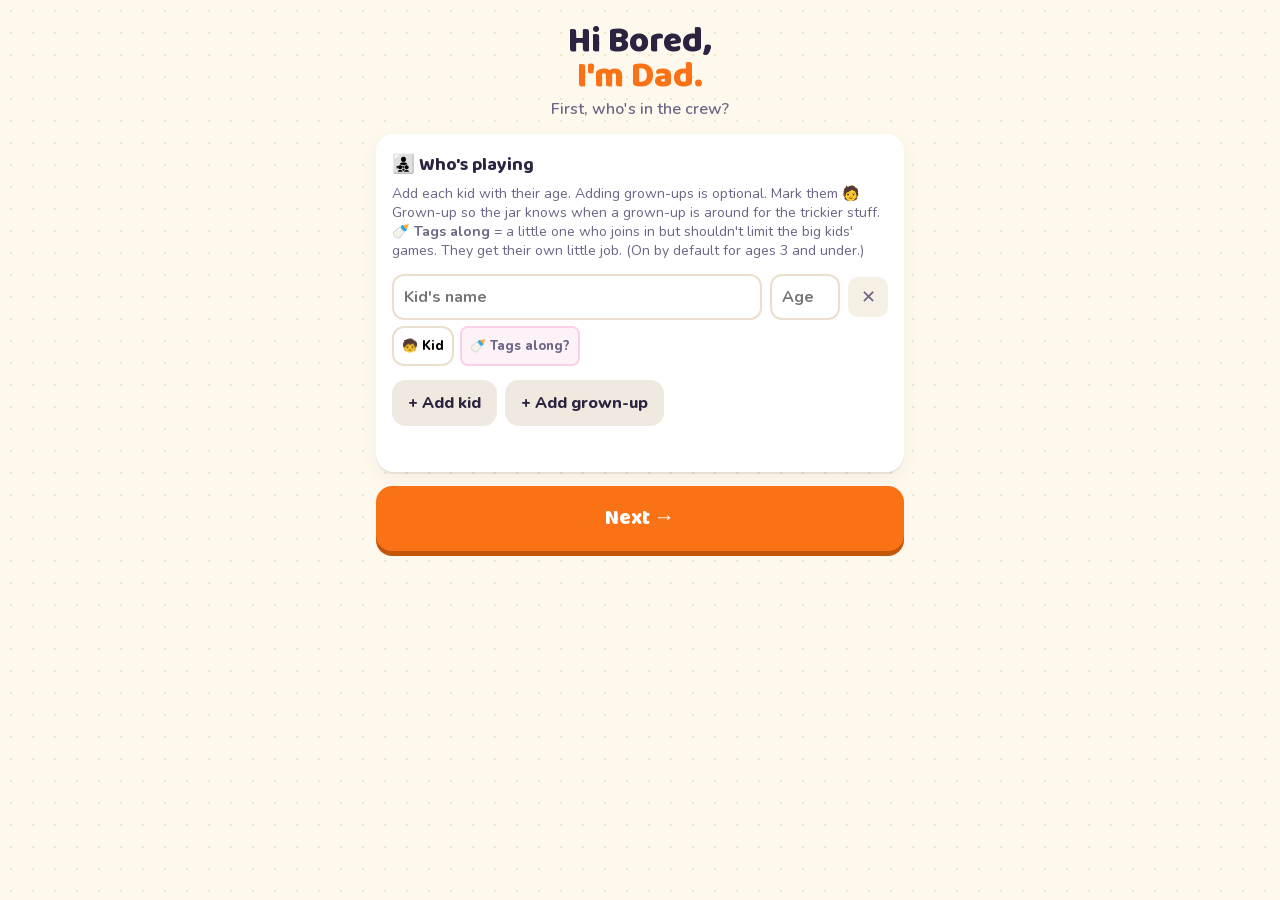
<file: bored-jar/index.html>
<!DOCTYPE html>
<html lang="en">
<head>
<meta charset="UTF-8">
<meta name="viewport" content="width=device-width, initial-scale=1">
<meta name="theme-color" content="#f97316">
<link rel="manifest" href="manifest.json">
<link rel="icon" href="icons/icon-192.png">
<link rel="apple-touch-icon" href="icons/apple-touch-icon.png">
<meta name="apple-mobile-web-app-capable" content="yes">
<meta name="mobile-web-app-capable" content="yes">
<meta name="apple-mobile-web-app-title" content="Bored Jar">
<title>Hi Bored, I'm Dad 4.0</title>
<link rel="stylesheet" href="../fonts/fonts.css">
<style>
  :root{--bg:#fff8ec;--ink:#2b2340;--muted:#6d6585;--card:#fff;--line:#eadfcc;--orange:#f97316;--green:#10b981;--purple:#9b5cf6}
  *{box-sizing:border-box}
  body{margin:0;font-family:Nunito,system-ui,sans-serif;background:var(--bg);color:var(--ink);
    background-image:radial-gradient(#f3e3c7 1.2px,transparent 1.2px);background-size:22px 22px}
  .wrap{max-width:560px;margin:0 auto;padding:18px 16px 96px}
  h1{font-family:"Baloo 2",sans-serif;font-weight:800;font-size:2.2rem;line-height:1;margin:6px 0 4px;text-align:center}
  h1 span{color:var(--orange)}
  h2{font-family:"Baloo 2",sans-serif;font-size:1.5rem;margin:0 0 4px;line-height:1.15}
  h3{font-family:"Baloo 2",sans-serif;font-size:1.15rem;margin:0 0 8px}
  .sub{color:var(--muted);margin:0 0 14px;font-weight:600;text-align:center}
  .card{background:var(--card);border-radius:18px;padding:16px;box-shadow:0 2px 0 #00000010,0 6px 20px #0000000d;margin-bottom:14px}
  .muted{color:var(--muted)}
  .small{font-size:.88rem}
  button{font-family:Nunito,sans-serif;cursor:pointer}
  .btn{border:0;border-radius:14px;padding:12px 16px;font-weight:800;font-size:1rem;background:#efe9df;color:var(--ink)}
  .btn.dark{background:var(--ink);color:#fff}
  .btn.green{background:var(--green);color:#fff}
  .btn.full{width:100%}
  .btn.needtimer{grid-column:1/-1;background:transparent;border:2px dashed var(--line);color:var(--muted);padding:10px}
  .big{display:block;width:100%;border:0;border-radius:16px;padding:16px;font:800 1.3rem "Baloo 2",sans-serif;
    background:var(--orange);color:#fff;box-shadow:0 5px 0 #c2570c;margin-top:8px}
  .big:active{transform:translateY(3px);box-shadow:0 2px 0 #c2570c}
  .hidden{display:none!important}

  /* setup */
  .member{display:grid;grid-template-columns:1fr 70px 40px;gap:8px;align-items:center;margin-bottom:6px}
  .mtoggles{display:flex;gap:6px;margin:0 0 14px;flex-wrap:wrap}
  .toggle.tag{background:#fdf2f8;border-color:#fbcfe8}
  .toggle.tag.on{background:#f472b6;border-color:#f472b6;color:#fff}
  .catgroup{font:800 1rem "Baloo 2",sans-serif;margin:14px 0 2px;display:flex;align-items:center;gap:8px}
  .member input{border:2px solid var(--line);border-radius:12px;padding:10px;font:700 1rem Nunito,sans-serif;width:100%;min-width:0}
  .toggle{border:2px solid var(--line);background:#fff;border-radius:12px;padding:9px 8px;font-weight:800;font-size:.8rem;white-space:nowrap}
  .toggle.on{background:var(--purple);border-color:var(--purple);color:#fff}
  .x{border:0;background:#f6efe4;border-radius:10px;height:40px;font-size:1.1rem;color:var(--muted)}
  .row{display:flex;gap:8px;flex-wrap:wrap}
  .choice{display:block;width:100%;text-align:left;border:3px solid var(--line);background:#fff;border-radius:18px;padding:16px;margin-bottom:12px}
  .choice:hover,.choice:focus{border-color:var(--orange)}
  .choice b{font:800 1.25rem "Baloo 2",sans-serif;display:block}

  /* main */
  .chips{display:flex;gap:8px;flex-wrap:wrap}
  .chip{border:2px solid var(--line);background:#fff;border-radius:999px;padding:7px 12px;font-weight:800;font-size:.92rem;color:var(--ink)}
  .chip.on{background:var(--ink);border-color:var(--ink);color:#fff}
  .chip .age{opacity:.7;font-weight:700}
  .flabel{font-weight:800;font-size:.75rem;text-transform:uppercase;letter-spacing:.07em;color:var(--muted);margin:10px 0 6px}
  .flabel:first-child{margin-top:0}
  .link{background:none;border:0;color:var(--purple);font-weight:800;padding:0;font-size:.9rem}
  .jarzone{display:flex;flex-direction:column;align-items:center;margin:6px 0 0}
  #jar{width:200px;height:236px;transform-origin:50% 90%}
  #jar.shake{animation:shake .7s ease-in-out}
  @keyframes shake{0%,100%{transform:rotate(0)}15%{transform:rotate(-12deg)}30%{transform:rotate(10deg)}45%{transform:rotate(-8deg)}60%{transform:rotate(6deg)}75%{transform:rotate(-3deg)}}
  .count{color:var(--muted);font-weight:800;font-size:.9rem;text-align:center}
  .msg{text-align:center;color:var(--muted);font-weight:700;margin-top:10px;min-height:1.2em}

  .slip{margin-top:16px;border-top:10px solid var(--c,#999);animation:pop .35s ease-out}
  @keyframes pop{from{transform:scale(.88) rotate(-2deg);opacity:0}to{transform:none;opacity:1}}
  .cat{display:inline-block;font-weight:800;font-size:.72rem;text-transform:uppercase;letter-spacing:.08em;color:#fff;background:var(--c);padding:3px 10px;border-radius:999px}
  .slip h2{margin-top:10px}
  .slip p{line-height:1.45;margin:6px 0 10px}
  .tags{display:flex;gap:6px;flex-wrap:wrap;margin:8px 0 12px}
  .tag{background:#f4efe6;border-radius:8px;padding:3px 8px;font-size:.8rem;font-weight:800;color:var(--muted)}
  .box{border-radius:12px;padding:10px 12px;margin:0 0 10px;font-size:.94rem}
  .box.jobs{background:#f8f5ff}
  .box.need{background:#fff6e8}
  .box.steps{background:#effcf6}
  .box.links{background:#eef4ff}
  .box b.h{display:block;margin-bottom:4px}
  .box ul,.box ol{margin:0;padding-left:20px}
  .box li{margin:3px 0}
  details summary{font-weight:800;cursor:pointer}
  .box.links a{display:block;color:#2f5fe0;font-weight:800;text-decoration:none;padding:4px 0}
  .actions{display:grid;grid-template-columns:1fr 1fr;gap:8px}
  .actions .btn{padding:12px 8px}
  .rm{grid-column:1/-1;background:none;color:var(--muted);font-weight:700;font-size:.85rem;padding:4px}

  /* manage */
  .irow{display:flex;align-items:center;gap:10px;padding:8px 0;border-bottom:1px dashed var(--line)}
  .dot{width:12px;height:12px;border-radius:4px;flex:none}
  .irow .t{flex:1;font-weight:700;line-height:1.2}
  .irow .t small{display:block;color:var(--muted);font-weight:600;font-size:.78rem}
  .irow button{border:0;border-radius:10px;padding:7px 10px;font-weight:800;font-size:.85rem;flex:none}
  .irow .add{background:var(--green);color:#fff}
  .irow .del{background:#f6efe4;color:var(--muted)}
  .irow .try{background:var(--ink);color:#fff}
  .tryhead{background:#fff3e3;border-radius:12px;padding:8px 12px;font-weight:800;margin-top:12px;text-align:center}
  .addrow{display:flex;gap:8px}
  .addrow input{flex:1;border:2px solid var(--line);border-radius:12px;padding:10px;font:700 1rem Nunito,sans-serif;min-width:0}
  ul.done{list-style:none;padding:0;margin:0}
  ul.done li{padding:8px 0;border-bottom:1px dashed var(--line);font-weight:700}
  ul.done li small{display:block;color:var(--muted);font-weight:600}

  /* timer */
  .startbtn{grid-column:1/-1;border:0;border-radius:14px;padding:14px;font:800 1.15rem "Baloo 2",sans-serif;background:var(--ink);color:#fff}
  .timer{background:#2b2340;color:#fff;border-radius:16px;padding:14px;margin:0 0 12px;text-align:center}
  .timer .modes{display:inline-flex;background:#ffffff1a;border-radius:999px;padding:3px;margin-bottom:8px}
  .timer .modes button{border:0;background:none;color:#fff;font-weight:800;padding:6px 12px;border-radius:999px;font-size:.85rem}
  .timer .modes button.on{background:#fff;color:var(--ink)}
  .clock{font:800 3.6rem/1 "Baloo 2",sans-serif;font-variant-numeric:tabular-nums;margin:4px 0 8px}
  .clock.low{color:#fbbf24}.clock.over{color:#f87171;animation:blink 1s steps(2) infinite}
  @keyframes blink{50%{opacity:.35}}
  .tchips{display:flex;gap:6px;flex-wrap:wrap;justify-content:center;margin-bottom:10px}
  .tchips button{border:0;border-radius:10px;padding:7px 10px;font-weight:800;background:#ffffff22;color:#fff;font-size:.88rem}
  .tchips button.on{background:var(--orange)}
  .tctrl{display:grid;grid-template-columns:1fr 1fr 1fr;gap:6px}
  .tctrl button{border:0;border-radius:12px;padding:11px 4px;font-weight:800;font-size:.95rem}
  .tctrl .go{background:var(--green);color:#fff}.tctrl .mid{background:#ffffff26;color:#fff}
  .tbar{position:fixed;left:50%;transform:translateX(-50%);bottom:calc(70px + env(safe-area-inset-bottom));background:var(--ink);color:#fff;
    border-radius:999px;padding:6px 6px 6px 16px;display:flex;align-items:center;gap:8px;box-shadow:0 6px 20px #0004;z-index:6;max-width:94vw}
  .tbar b{font:800 1.3rem "Baloo 2",sans-serif;font-variant-numeric:tabular-nums}
  .tbar small{opacity:.75;font-weight:700;max-width:120px;white-space:nowrap;overflow:hidden;text-overflow:ellipsis}
  .tbar button{border:0;border-radius:999px;padding:7px 11px;font-weight:800;background:#ffffff26;color:#fff}
  .timesup{position:fixed;inset:0;background:#f97316ee;z-index:20;display:flex;flex-direction:column;align-items:center;justify-content:center;color:#fff;text-align:center;padding:20px}
  .timesup h2{font-size:3rem;margin:0}
  .timesup .row{justify-content:center;margin-top:16px}
  .timesup .btn{font-size:1.1rem}

  /* game kit */
  .box.kit{background:#fff7ed;border:2px solid #fed7aa}
  .kit .kchips{display:flex;gap:6px;flex-wrap:wrap;margin:8px 0}
  .kit .kchips button{border:2px solid #fed7aa;background:#fff;border-radius:999px;padding:5px 10px;font-weight:800;font-size:.82rem;color:var(--ink)}
  .kit .kchips button.on{background:var(--orange);border-color:var(--orange);color:#fff}
  .kcard{background:#fff;border-radius:14px;padding:14px;margin:6px 0 8px;box-shadow:0 2px 0 #0000000d;min-height:64px}
  .kcard .q{font:800 1.2rem/1.3 "Baloo 2",sans-serif}
  .kcard .note{color:var(--muted);font-weight:700;font-size:.88rem;margin-top:6px}
  .kcard .ans{margin-top:10px;background:#ecfdf5;border-radius:10px;padding:8px 10px;font-weight:800;color:#065f46}
  .kcard .hint{margin-top:8px;background:#f5f3ff;border-radius:10px;padding:8px 10px;font-weight:700;color:#5b21b6}
  .kbtns{display:flex;gap:6px;flex-wrap:wrap}
  .kbtns button{border:0;border-radius:12px;padding:10px 12px;font-weight:800;font-size:.92rem;background:#efe9df;color:var(--ink)}
  .kbtns button.main{background:var(--orange);color:#fff;flex:1;min-width:110px}
  .kturn{background:var(--ink);color:#fff;border-radius:14px;padding:12px;text-align:center;margin:8px 0}
  .kturn b{font:800 1.4rem "Baloo 2",sans-serif;display:block}
  .kturn .flag{background:#fbbf24;color:var(--ink);border-radius:10px;padding:6px;margin-top:6px;font-weight:800}
  .kit details{margin-top:8px}
  .kit details ul{margin:6px 0 0;padding-left:18px}
  .kit details li{margin:4px 0}
  .kit details li small{color:#065f46;font-weight:700}

  /* tabs */
  .tabs{position:fixed;left:0;right:0;bottom:0;background:#fff;border-top:2px solid var(--line);display:flex;justify-content:center;padding:6px 6px calc(6px + env(safe-area-inset-bottom));z-index:5}
  .tabs button{flex:1;max-width:180px;border:0;background:none;padding:8px 4px;font-weight:800;font-size:.85rem;color:var(--muted);border-radius:12px}
  .tabs button span{display:block;font-size:1.3rem}
  .tabs button.on{color:var(--ink);background:#fff3e3}
  .legend{display:flex;flex-wrap:wrap;gap:8px;justify-content:center;margin-top:10px;font-size:.78rem;font-weight:800;color:var(--muted)}
  .legend i{display:inline-block;width:10px;height:10px;border-radius:3px;margin-right:4px;vertical-align:-1px}
</style>
</head>
<body>
<div class="wrap">
  <h1>Hi Bored,<br><span>I'm Dad.</span></h1>

  <!-- ===== SETUP: who's in the family ===== -->
  <section id="scrSetup" class="hidden">
    <p class="sub">First, who's in the crew?</p>
    <div class="card">
      <h3>👨‍👧‍👦 Who's playing</h3>
      <p class="muted small" style="margin-top:-4px">Add each kid with their age. Adding grown-ups is optional. Mark them 🧑 Grown-up so the jar knows when a grown-up is around for the trickier stuff.<br>🍼 <b>Tags along</b> = a little one who joins in but shouldn't limit the big kids' games. They get their own little job. (On by default for ages 3 and under.)</p>
      <div id="memberList"></div>
      <div class="row">
        <button class="btn" id="addKid">+ Add kid</button>
        <button class="btn" id="addAdult">+ Add grown-up</button>
      </div>
      <div class="msg" id="setupMsg"></div>
    </div>
    <button class="big" id="setupNext">Next →</button>
  </section>

  <!-- ===== FILL: starter vs all ===== -->
  <section id="scrFill" class="hidden">
    <p class="sub">Now let's fill your jar!</p>
    <button class="choice" id="fillStarter">
      <b>🌱 Starter pack</b>
      <span class="muted">Here are some ideas to get you started: <span id="starterCount"></span> of our favorites. Add more from the idea list anytime.</span>
    </button>
    <button class="choice" id="fillAll">
      <b>🫙 Fill it to the top</b>
      <span class="muted">Put in all <span id="allCount"></span> ideas, then remove the ones that aren't for your family as you go.</span>
    </button>
    <button class="choice" id="fillEmpty">
      <b>✏️ Start empty</b>
      <span class="muted">Pick each idea yourself from the idea list.</span>
    </button>
  </section>

  <!-- ===== MAIN: JAR ===== -->
  <section id="scrJar" class="hidden">
    <div class="card">
      <div class="flabel" style="display:flex;justify-content:space-between;align-items:center">
        <span>Who's playing today?</span><button class="link" id="editFamily">Edit family</button>
      </div>
      <div class="chips" id="playChips"></div>
      <div class="flabel">What kind?</div>
      <div class="chips" id="catChips"></div>
      <div class="flabel">Where</div>
      <div class="chips" data-f="where">
        <button class="chip on" data-v="any">Anywhere</button><button class="chip" data-v="in">Inside 🏠</button><button class="chip" data-v="out">Outside ☀️</button>
      </div>
      <div class="flabel">Stuff needed</div>
      <div class="chips" data-f="props">
        <button class="chip on" data-v="any">Doesn't matter</button><button class="chip" data-v="none">🙌 No stuff needed</button>
      </div>
      <div class="flabel">How much time</div>
      <div class="chips" data-f="time">
        <button class="chip on" data-v="any">Any</button><button class="chip" data-v="quick">~15 min</button><button class="chip" data-v="med">~1 hour</button><button class="chip" data-v="big">Big project</button>
      </div>
    </div>

    <div class="jarzone">
      <svg id="jar" viewBox="0 0 220 260" role="button" aria-label="Shake the jar" style="cursor:pointer">
        <rect x="55" y="14" width="110" height="26" rx="8" fill="#2b2340"/>
        <rect x="62" y="20" width="96" height="5" rx="2.5" fill="#ffffff30"/>
        <path d="M60 40 h100 v14 c26 10 34 30 34 56 v110 c0 18 -14 30 -32 30 h-104 c-18 0 -32 -12 -32 -30 v-110 c0 -26 8 -46 34 -56 z" fill="#cfe8ff" stroke="#9cc8ef" stroke-width="4"/>
        <g id="slips"></g>
        <path d="M44 100 c-4 30 -4 80 0 120" stroke="#ffffffaa" stroke-width="8" fill="none" stroke-linecap="round"/>
        <rect x="62" y="130" width="96" height="34" rx="8" fill="#fff" stroke="#2b2340" stroke-width="2.5" transform="rotate(-4 110 147)"/>
        <text x="110" y="153" text-anchor="middle" font-family="Baloo 2, sans-serif" font-weight="800" font-size="17" fill="#2b2340" transform="rotate(-4 110 147)">I'M BORED</text>
      </svg>
      <div class="count" id="count"></div>
    </div>
    <button class="big" id="draw">Shake the jar!</button>
    <div class="msg" id="msg"></div>

    <article class="card slip hidden" id="slip" aria-live="polite"></article>
    <div class="legend" id="legend"></div>
  </section>

  <!-- ===== MAIN: IDEAS ===== -->
  <section id="scrIdeas" class="hidden">
    <div class="card">
      <h3>➕ Add your own idea</h3>
      <form class="addrow" id="addform">
        <input id="addinput" placeholder="e.g. Pancake art breakfast" maxlength="80" aria-label="New idea">
        <button class="btn dark" type="submit">Add</button>
      </form>
      <div class="msg" id="addmsg" style="text-align:left"></div>
    </div>
    <div class="card">
      <div style="display:flex;justify-content:space-between;align-items:center;gap:8px">
        <h3 style="margin:0">🫙 In the jar (<span id="inCount">0</span>)</h3>
        <button class="link" id="emptyJar">Remove all</button>
      </div>
      <div id="inList"></div>
    </div>
    <div class="card">
      <div style="display:flex;justify-content:space-between;align-items:center;gap:8px">
        <h3 style="margin:0">💡 More ideas (<span id="outCount">0</span>)</h3>
        <button class="link" id="addAllBtn">Add all</button>
      </div>
      <div id="outList"></div>
    </div>
  </section>

  <!-- ===== MAIN: DONE ===== -->
  <section id="scrDone" class="hidden">
    <div class="card">
      <h3>🏆 Stuff we've done (<span id="doneCount">0</span>)</h3>
      <ul class="done" id="done"></ul>
    </div>
    <button class="btn full" id="resetAll" style="margin-top:6px">Start over (new family setup)</button>
    <div class="card hidden" id="resetConfirm" style="margin-top:10px">
      <b>Are you sure?</b> <span class="muted">This clears your family, jar and trophy list on this device.</span>
      <div class="row" style="margin-top:10px"><button class="btn" id="resetNo">Cancel</button><button class="btn dark" id="resetYes">Yes, start over</button></div>
    </div>
  </section>
</div>

<div class="tbar hidden" id="tbar"><small id="tbarName"></small><b id="tbarClock">0:00</b><button id="tbarPause">⏸</button><button id="tbarPlus">+1</button><button id="tbarOpen">↑</button></div>
<div class="timesup hidden" id="timesup">
  <h2>⏰ Time's up!</h2>
  <p style="font-weight:700;font-size:1.1rem" id="timesupName"></p>
  <div class="row">
    <button class="btn" id="tuPlus1">+1 min</button>
    <button class="btn" id="tuPlus5">+5 min</button>
    <button class="btn dark" id="tuDone">We're done!</button>
  </div>
</div>
<nav class="tabs hidden" id="tabs">
  <button data-tab="Jar" class="on"><span>🫙</span>Jar</button>
  <button data-tab="Ideas"><span>💡</span>Ideas</button>
  <button data-tab="Done"><span>🏆</span>Done</button>
</nav>

<script src="ideas.js"></script>
<script src="kits.js"></script>
<script>
// ---------- storage (best effort) ----------
const KEY = "boredjar3";
function loadState(){ try{ const v = localStorage.getItem(KEY); return v ? JSON.parse(v) : null; }catch(e){ return null; } }
function save(){ try{ localStorage.setItem(KEY, JSON.stringify(S)); }catch(e){} }

let S = loadState() || {family:[], playing:[], jar:null, custom:[], done:[]};
let F = {where:"any", time:"any", cats:[], props:"any"};
let used = new Set(), current = null;
const $ = id => document.getElementById(id);
const esc = s => String(s).replace(/[&<>"']/g, c => ({"&":"&amp;","<":"&lt;",">":"&gt;",'"':"&quot;","'":"&#39;"}[c]));
const uid = () => Math.random().toString(36).slice(2, 9);

function allIdeas(){ return IDEAS.concat(S.custom.map(c => ({id:c.id, t:c.t, c:"custom", where:"any", time:"any", age:0, adult:false, d:"One of our own ideas!"}))); }
function byId(id){ return allIdeas().find(i => i.id === id); }

// ---------- screens ----------
function show(scr){
  ["Setup","Fill","Jar","Ideas","Done"].forEach(n => $("scr"+n).classList.toggle("hidden", n !== scr));
  $("tabs").classList.toggle("hidden", !["Jar","Ideas","Done"].includes(scr));
  document.querySelectorAll(".tabs button").forEach(b => b.classList.toggle("on", b.dataset.tab === scr));
  if (scr === "Jar") renderJar();
  if (scr === "Ideas") renderIdeas();
  if (scr === "Done") renderDone();
  window.scrollTo(0, 0);
}

// ---------- setup ----------
let draft = [];
function openSetup(){
  draft = S.family.length ? S.family.map(m => ({...m})) : [{id:uid(), name:"", age:"", adult:false}];
  renderMembers(); show("Setup");
}
function renderMembers(){
  $("memberList").innerHTML = draft.map((m, i) => `
    <div class="member">
      <input placeholder="${m.adult ? "Grown-up name" : "Kid's name"}" value="${esc(m.name)}" data-i="${i}" data-k="name" aria-label="Name">
      <input placeholder="Age" type="number" min="1" max="99" inputmode="numeric" value="${esc(m.age)}" data-i="${i}" data-k="age" aria-label="Age" ${m.adult ? "disabled style='opacity:.4'" : ""}>
      <button class="x" data-i="${i}" data-act="rm" aria-label="Remove">✕</button>
    </div>
    <div class="mtoggles">
      <button class="toggle ${m.adult ? "on" : ""}" data-i="${i}" data-act="adult">${m.adult ? "🧑 Grown-up" : "🧒 Kid"}</button>
      ${m.adult ? "" : `<button class="toggle tag ${isTag(m) ? "on" : ""}" data-i="${i}" data-act="tag">${isTag(m) ? "🍼 Tags along" : "🍼 Tags along?"}</button>`}
    </div>`).join("");
}
$("memberList").addEventListener("input", e => { const i = e.target.dataset.i; if (i != null) draft[i][e.target.dataset.k] = e.target.value; });
$("memberList").addEventListener("change", e => { if (e.target.dataset.k === "age") renderMembers(); });
function isTag(m){ return !m.adult && (m.tag !== undefined ? m.tag : (+m.age > 0 && +m.age <= 3)); }
$("memberList").addEventListener("click", e => {
  const b = e.target.closest("button"); if (!b) return; const i = +b.dataset.i;
  if (b.dataset.act === "rm") draft.splice(i, 1);
  if (b.dataset.act === "adult") draft[i].adult = !draft[i].adult;
  if (b.dataset.act === "tag") draft[i].tag = !isTag(draft[i]);
  renderMembers();
});
$("addKid").onclick = () => { draft.push({id:uid(), name:"", age:"", adult:false}); renderMembers(); };
$("addAdult").onclick = () => { draft.push({id:uid(), name:"", age:"", adult:true}); renderMembers(); };
$("setupNext").onclick = () => {
  const clean = draft.filter(m => m.name.trim());
  const kids = clean.filter(m => !m.adult);
  if (!kids.length){ $("setupMsg").textContent = "Add at least one kid with a name."; return; }
  if (kids.some(k => !(+k.age > 0))){ $("setupMsg").textContent = "Every kid needs an age so the jar can pick the right ideas."; return; }
  clean.forEach(m => { m.name = m.name.trim(); if (!m.adult){ m.age = +m.age; m.tag = isTag(m); } });
  S.family = clean;
  S.playing = clean.map(m => m.id);
  save();
  if (S.jar === null){
    $("starterCount").textContent = IDEAS.filter(i => i.starter).length;
    $("allCount").textContent = IDEAS.length;
    show("Fill");
  } else show("Jar");
};

// ---------- fill ----------
$("fillStarter").onclick = () => { S.jar = IDEAS.filter(i => i.starter).map(i => i.id); save(); show("Jar"); };
$("fillAll").onclick = () => { S.jar = IDEAS.map(i => i.id); save(); show("Jar"); };
$("fillEmpty").onclick = () => { S.jar = []; save(); show("Ideas"); };

// ---------- who's playing / eligibility ----------
function playingMembers(){ return S.family.filter(m => S.playing.includes(m.id)); }
function playingKids(){ return playingMembers().filter(m => !m.adult).sort((a, b) => b.age - a.age); }
// kids who set the age limit: everyone except tag-alongs (unless only tag-alongs are playing)
function leadKids(){ const k = playingKids(), full = k.filter(m => !m.tag); return full.length ? full : k; }
function tagAlongs(){ const k = playingKids(); return k.filter(m => m.tag).length && k.some(m => !m.tag) ? k.filter(m => m.tag) : []; }
function grownUpPlaying(){ return playingMembers().some(m => m.adult); }
function hasAdultsInFamily(){ return S.family.some(m => m.adult); }
// If no grown-ups are in the family at all, don't hide grown-up ideas (Dad chose not to list himself).
function fits(i){
  const kids = leadKids();
  if (kids.length && i.age > kids[kids.length - 1].age) return false;
  if (F.cats.length && !F.cats.includes(i.c)) return false;
  if (F.props === "none" && !i.noprops) return false;
  if (i.adult && hasAdultsInFamily() && !grownUpPlaying()) return false;
  if (F.where !== "any" && i.where !== "any" && i.where !== F.where) return false;
  if (F.time !== "any" && i.time !== "any" && i.time !== F.time) return false;
  return true;
}
function jarIdeas(){ return S.jar.map(byId).filter(Boolean); }
function pool(){ return jarIdeas().filter(fits); }

function renderJar(){
  renderCats();
  $("playChips").innerHTML = S.family.map(m => `<button class="chip ${S.playing.includes(m.id) ? "on" : ""}" data-id="${m.id}">${m.adult ? "🧑 " : m.tag ? "🍼 " : ""}${esc(m.name)}${m.adult ? "" : ` <span class="age">${m.age}</span>`}</button>`).join("");
  drawSlips();
}
$("playChips").addEventListener("click", e => {
  const b = e.target.closest(".chip"); if (!b) return;
  const id = b.dataset.id;
  S.playing = S.playing.includes(id) ? S.playing.filter(x => x !== id) : S.playing.concat(id);
  save(); used.clear(); renderJar();
});
document.querySelectorAll(".chips[data-f]").forEach(g => g.addEventListener("click", e => {
  const b = e.target.closest(".chip"); if (!b) return;
  g.querySelectorAll(".chip").forEach(x => x.classList.remove("on")); b.classList.add("on");
  F[g.dataset.f] = b.dataset.v; used.clear(); drawSlips();
}));
$("editFamily").onclick = openSetup;
function renderCats(){
  const present = Object.keys(CATS).filter(c => jarIdeas().some(i => i.c === c));
  F.cats = F.cats.filter(c => present.includes(c));
  $("catChips").innerHTML = `<button class="chip ${F.cats.length ? "" : "on"}" data-c="">All</button>` +
    present.map(c => `<button class="chip ${F.cats.includes(c) ? "on" : ""}" data-c="${c}" style="${F.cats.includes(c) ? `background:${CATS[c].hex};border-color:${CATS[c].hex}` : `border-color:${CATS[c].hex}55`}">${esc(CATS[c].label)}</button>`).join("");
}
$("catChips").addEventListener("click", e => {
  const b = e.target.closest(".chip"); if (!b) return;
  const c = b.dataset.c;
  if (!c) F.cats = [];
  else F.cats = F.cats.includes(c) ? F.cats.filter(x => x !== c) : F.cats.concat(c);
  used.clear(); renderCats(); drawSlips();
});

function drawSlips(){
  const p = pool(), n = Math.min(p.length, 40);
  let html = "", seed = 7;
  const rnd = () => (seed = (seed * 9301 + 49297) % 233280) / 233280;
  for (let k = 0; k < n; k++){
    const x = 46 + (k % 6) * 22 + rnd()*8, y = 236 - Math.floor(k / 6) * 13 - rnd()*6;
    if (y < 80) break;
    html += `<rect x="${x}" y="${y}" width="24" height="10" rx="2" fill="${CATS[p[k].c].hex}" transform="rotate(${Math.round(rnd()*70-35)} ${x+12} ${y+5})" opacity=".92"/>`;
  }
  $("slips").innerHTML = html;
  $("count").textContent = `${p.length} of ${S.jar.length} ideas fit right now`;
}

function why(){
  if (!S.jar.length) return "The jar is empty! Add ideas from the 💡 Ideas tab.";
  if (!playingMembers().length) return "Tap who's playing today first.";
  const needGrown = jarIdeas().filter(i => i.adult).length;
  return "Nothing fits those filters." + (hasAdultsInFamily() && !grownUpPlaying() && needGrown ? " Tip: add a grown-up to unlock more ideas." : " Try loosening one.");
}

function shake(){
  const jar = $("jar"); jar.classList.remove("shake"); void jar.getBoundingClientRect(); jar.classList.add("shake");
  const p = pool();
  if (!p.length){ $("msg").textContent = why(); $("slip").classList.add("hidden"); return; }
  $("msg").textContent = "";
  let fresh = p.filter(i => !used.has(i.id));
  if (!fresh.length){ used.clear(); fresh = p; $("msg").textContent = "You've seen them all! Jar refilled."; }
  let pick = fresh[Math.floor(Math.random()*fresh.length)];
  if (current && fresh.length > 1 && pick.id === current.id) pick = fresh.find(i => i.id !== current.id);
  used.add(pick.id); current = pick;
  setTimeout(() => showSlip(pick), 550);
}

function jobsFor(i){
  const tags = tagAlongs();
  const littleLine = tags.length && i.c !== "toddler" ? tags.map(k => `<li><b>🍼 ${esc(k.name)}:</b> ${esc(i.little || LITTLE[i.c] || LITTLE.custom)}</li>`).join("") : "";
  if (!i.jobs) return littleLine ? `<div class="box jobs"><b class="h">🍼 For the little one</b><ul>${littleLine}</ul></div>` : "";
  const kids = leadKids();
  const lines = [];
  if (!kids.length) i.jobs.forEach(j => lines.push(`<li>${esc(j)}</li>`));
  else {
    kids.forEach((k, idx) => lines.push(`<li><b>${esc(k.name)}:</b> ${esc(i.jobs[Math.min(idx, i.jobs.length - 1)])}</li>`));
    i.jobs.slice(kids.length).forEach(j => lines.push(`<li><b>Anyone:</b> ${esc(j)}</li>`));
  }
  if (littleLine) lines.push(littleLine);
  playingMembers().filter(m => m.adult).forEach(a => lines.push(`<li><b>${esc(a.name)}:</b> helper + safety crew</li>`));
  return `<div class="box jobs"><b class="h">🎯 Jobs</b><ul>${lines.join("")}</ul></div>`;
}

function showSlip(i){
  const s = $("slip"), cat = CATS[i.c];
  s.style.setProperty("--c", cat.hex);
  const tags = [
    {in:"🏠 Inside", out:"☀️ Outside", any:"🏠/☀️ Anywhere"}[i.where],
    {quick:"⏱️ ~15 min", med:"⏱️ ~1 hour", big:"🛠️ Big project", any:"⏱️ Any time"}[i.time],
    i.age <= 1 ? "👶 Any age" : `🎂 Ages ${i.age}+`,
  ];
  if (i.adult) tags.push("🧑 Grown-up helps");
  if (i.noprops) tags.push("🙌 No stuff needed");
  s.innerHTML = `
    <span class="cat">${cat.label}</span>
    <h2>${esc(i.t)}</h2>
    <p>${esc(i.d)}</p>
    <div class="tags">${tags.map(t => `<span class="tag">${t}</span>`).join("")}</div>
    ${jobsFor(i)}
    ${typeof i.noprops === "string" ? `<div class="box need"><b class="h">🙌 No stuff needed</b>${esc(i.noprops)}</div>` : i.need ? `<div class="box need"><b class="h">🧰 What you need</b><ul>${i.need.map(x => `<li>${esc(x)}</li>`).join("")}</ul></div>` : ""}
    ${i.steps ? `<details class="box steps" open><summary>📋 How to do it (${i.steps.length} steps)</summary><ol>${i.steps.map(x => `<li>${esc(x)}</li>`).join("")}</ol></details>` : ""}
    ${i.links ? `<div class="box links"><b class="h">🔗 Tutorials &amp; how-to</b>${i.links.map(([l, u]) => `<a href="${esc(u)}" target="_blank" rel="noopener">${esc(l)} ↗</a>`).join("")}</div>` : ""}
    ${KITS[i.id] ? `<div class="box kit" id="kitBox"></div>` : ""}
    <div id="timerBox"></div>
    <div class="actions">
      ${startBtnHTML(i)}
      <button class="btn" id="nope">Nah, again 🔄</button>
      <button class="btn green" id="yes">We did it! ✅</button>
      <button class="btn rm" id="rmJar">${S.jar.includes(i.id) ? "Not for us, take it out of the jar" : "➕ We liked it! Put it in our jar"}</button>
    </div>`;
  s.classList.remove("hidden"); s.style.animation = "none"; void s.offsetWidth; s.style.animation = "";
  $("nope").onclick = shake;
  $("startBtn").onclick = () => startTimer(i);
  if (KITS[i.id]) openKit(i);
  if (T && T.idea.id === i.id) { $("startBtn").classList.add("hidden"); renderTimer(); }
  $("yes").onclick = () => {
    const when = new Date().toLocaleDateString(undefined, {month:"short", day:"numeric"});
    const took = (T && T.idea.id === i.id) ? fmt(elapsed()) : "";
    if (T && T.idea.id === i.id) stopTimer();
    S.done.push({t:i.t, when, who:playingMembers().map(m => m.name).join(", "), took}); save();
    s.classList.add("hidden"); $("msg").textContent = "Nice! 🎉 Added to the trophy list."; current = null;
  };
  $("rmJar").onclick = () => {
    if (!S.jar.includes(i.id)){ S.jar.push(i.id); save(); drawSlips(); $("rmJar").textContent = "✓ Added to the jar!"; return; }
    S.jar = S.jar.filter(x => x !== i.id); save(); drawSlips();
    s.classList.add("hidden"); $("msg").textContent = `Took "${i.t}" out. You can add it back from 💡 Ideas.`;
  };
  s.scrollIntoView({behavior:"smooth", block:"start"});
}
$("draw").onclick = shake; $("jar").onclick = shake;

// ---------- timer / stopwatch ----------
let T = null, audio = null;
const PRESETS = [1, 3, 5, 10, 15, 20, 30, 45, 60];
function fmt(ms){
  const neg = ms < 0; ms = Math.abs(ms);
  const s = Math.floor(ms / 1000), h = Math.floor(s / 3600), m = Math.floor(s % 3600 / 60), sec = s % 60;
  const body = (h ? h + ":" + String(m).padStart(2, "0") : m) + ":" + String(sec).padStart(2, "0");
  return (neg ? "+" : "") + body;
}
function elapsed(){ return T ? T.before + (T.running ? Date.now() - T.since : 0) : 0; }
function remaining(){ return T.total - elapsed(); }
function defaultsFor(i){
  if (i.timer) return {mode:i.timer[0], min:i.timer[1] || 15};
  return i.time === "quick" ? {mode:"down", min:15} : i.time === "med" ? {mode:"down", min:30} : {mode:"up", min:30};
}
function timeLabel(min){ return min < 1 ? Math.round(min * 60) + "-sec" : min + "-min"; }
function startBtnHTML(g){
  if (!g.timer) return `<button class="btn needtimer" id="startBtn">⏱️ Need a timer?</button>`;
  const d = defaultsFor(g);
  return `<button class="startbtn" id="startBtn">${d.mode === "up" ? "⏱️ Start the stopwatch" : `⏳ Start ${timeLabel(d.min)} timer`}</button>`;
}
function unlockAudio(){ try{ audio = audio || new (window.AudioContext || window.webkitAudioContext)(); if (audio.state === "suspended") audio.resume(); }catch(e){} }
function beep(){
  try{
    if (!audio) return;
    [0, .35, .7, 1.3, 1.65, 2.0].forEach(t => {
      const o = audio.createOscillator(), g = audio.createGain();
      o.type = "square"; o.frequency.value = 880; o.connect(g); g.connect(audio.destination);
      g.gain.setValueAtTime(.18, audio.currentTime + t); g.gain.exponentialRampToValueAtTime(.001, audio.currentTime + t + .25);
      o.start(audio.currentTime + t); o.stop(audio.currentTime + t + .26);
    });
  }catch(e){}
  try{ navigator.vibrate && navigator.vibrate([300, 150, 300, 150, 600]); }catch(e){}
}
function startTimer(i, ms){
  unlockAudio();
  const d = defaultsFor(i);
  T = {idea:i, mode:ms ? "down" : d.mode, total:ms || d.min * 60000, before:0, since:Date.now(), running:true, rang:false};
  $("startBtn") && $("startBtn").classList.add("hidden");
  renderTimer(); tick();
}
function stopTimer(){ T = null; $("tbar").classList.add("hidden"); $("timesup").classList.add("hidden"); const b = $("timerBox"); if (b) b.innerHTML = ""; const sb = $("startBtn"); if (sb) sb.classList.remove("hidden"); }
function pauseResume(){
  if (!T) return; unlockAudio();
  if (T.running){ T.before += Date.now() - T.since; T.running = false; }
  else { T.since = Date.now(); T.running = true; }
  renderTimer(); tick();
}
function addTime(min){ if (!T) return; T.total += min * 60000; if (remaining() > 0) T.rang = false; $("timesup").classList.add("hidden"); if (!T.running) pauseResume(); tick(); }
function renderTimer(){
  const box = $("timerBox");
  if (!box || !T || !current || T.idea.id !== current.id) return;
  const down = T.mode === "down";
  const curMin = Math.round(T.total / 60000);
  box.innerHTML = `<div class="timer">
    <div class="modes"><button data-m="down" class="${down ? "on" : ""}">⏳ Timer</button><button data-m="up" class="${down ? "" : "on"}">⏱️ Stopwatch</button></div>
    <div class="clock" id="tclock">0:00</div>
    ${down ? `<div class="tchips">${PRESETS.map(p => `<button data-p="${p}" class="${p === curMin ? "on" : ""}">${p} min</button>`).join("")}</div>` : `<div class="muted small" style="color:#ffffffaa;margin-bottom:10px">Counting up. Great for races and "how fast can we do it?"</div>`}
    <div class="tctrl">
      <button class="go" data-a="pause">${T.running ? "⏸ Pause" : "▶ Go"}</button>
      ${down ? `<button class="mid" data-a="p1">+1 min</button><button class="mid" data-a="p5">+5 min</button>` : `<button class="mid" data-a="reset">↺ Reset</button><button class="mid" data-a="stop">✕ Close</button>`}
    </div>
    ${down ? `<div class="tctrl" style="margin-top:6px;grid-template-columns:1fr 1fr"><button class="mid" data-a="reset">↺ Restart</button><button class="mid" data-a="stop">✕ Close timer</button></div>` : ""}
  </div>`;
  tick();
}
document.addEventListener("click", e => {
  const b = e.target.closest("#timerBox button"); if (!b || !T) return;
  if (b.dataset.m){ T.mode = b.dataset.m; T.before = 0; T.since = Date.now(); T.rang = false; renderTimer(); }
  if (b.dataset.p){ T.total = +b.dataset.p * 60000; T.before = 0; T.since = Date.now(); T.rang = false; T.running = true; renderTimer(); }
  const a = b.dataset.a;
  if (a === "pause") pauseResume();
  if (a === "p1") addTime(1);
  if (a === "p5") addTime(5);
  if (a === "reset"){ T.before = 0; T.since = Date.now(); T.rang = false; T.running = true; renderTimer(); }
  if (a === "stop") stopTimer();
});
function tick(){
  if (!T) return;
  const down = T.mode === "down";
  const val = down ? remaining() : elapsed();
  const txt = fmt(val);
  const c = $("tclock");
  if (c && T.idea.id === (current && current.id)){
    c.textContent = txt;
    c.classList.toggle("low", down && val > 0 && val <= 60000);
    c.classList.toggle("over", down && val <= 0);
  }
  $("tbarClock").textContent = txt + (down && val <= 0 ? " over" : "");
  $("tbarName").textContent = T.idea.t;
  $("tbarPause").textContent = T.running ? "⏸" : "▶";
  $("tbarPlus").classList.toggle("hidden", !down);
  const box = $("timerBox");
  const r = box && box.firstElementChild && !$("scrJar").classList.contains("hidden") && T.idea.id === (current && current.id) ? box.getBoundingClientRect() : null;
  const onScreen = r && r.bottom > 0 && r.top < innerHeight;
  $("tbar").classList.toggle("hidden", !!onScreen);
  if (down && val <= 0 && !T.rang && T.running){
    T.rang = true; beep();
    $("timesupName").textContent = T.idea.t + " — need more time?";
    $("timesup").classList.remove("hidden");
  }
}
setInterval(tick, 250);
window.addEventListener("scroll", tick, {passive:true});
$("tbarPause").onclick = pauseResume;
$("tbarPlus").onclick = () => addTime(1);
$("tbarOpen").onclick = () => {
  if (!T) return;
  if (!current || current.id !== T.idea.id){ current = T.idea; show("Jar"); showSlip(T.idea); }
  else { show("Jar"); }
  setTimeout(() => $("timerBox") && $("timerBox").scrollIntoView({behavior:"smooth", block:"center"}), 50);
};
$("tuPlus1").onclick = () => addTime(1);
$("tuPlus5").onclick = () => addTime(5);
$("tuDone").onclick = () => { $("timesup").classList.add("hidden"); if (T){ T.running = false; T.before = T.total; } tick(); renderTimer(); };

// ---------- game kits ----------
let K = null;
function daysToXmas(){ const now = new Date(), y = now.getMonth() === 11 && now.getDate() > 25 ? now.getFullYear() + 1 : now.getFullYear();
  return Math.ceil((new Date(y, 11, 25) - new Date(now.getFullYear(), now.getMonth(), now.getDate())) / 86400000); }
function pickName(list, fallback){ return list.length ? list[Math.floor(Math.random() * list.length)].name : fallback; }
function fill(t){
  if (!t) return t;
  const kids = playingKids(), grown = playingMembers().filter(m => m.adult);
  return t.replace(/\{kid\}/g, () => pickName(kids, "Someone")).replace(/\{grown\}/g, () => pickName(grown, "Dad")).replace(/\{xmas\}/g, daysToXmas());
}
const norm = it => typeof it === "string" ? {q:it} : it;
const LV = {easy:"🟢", medium:"🟡", hard:"🔴", final:"🏆"};
function openKit(i){ K = {id:i.id, deck: K && K.id === i.id ? K.deck : 0, used:{}, card:null, hint:0, ans:false, ask:false, turn:1}; renderKit(); }
function kitDeckItems(kit){
  if (K.deck === "mix") return kit.decks.filter(d => d.level !== "final").flatMap((d, di) => d.items.map((it, ii) => ({...norm(it), _k:di + ":" + ii, _secs:d.secs})));
  const d = kit.decks[K.deck]; return d.items.map((it, ii) => ({...norm(it), _k:K.deck + ":" + ii, _secs:d.secs}));
}
function drawCard(){
  const kit = KITS[K.id], items = kitDeckItems(kit), key = String(K.deck);
  K.used[key] = K.used[key] || [];
  let left = items.filter(x => !K.used[key].includes(x._k));
  if (!left.length){ K.used[key] = []; left = items; }
  const c = left[Math.floor(Math.random() * left.length)];
  K.used[key].push(c._k);
  K.card = {...c, q:fill(c.q), a:fill(c.a), note:fill(c.note), hints:(c.hints || []).map(fill)};
  K.hint = 0; K.ans = false; K.ask = false; renderKit();
}
function renderKit(){
  const box = $("kitBox"); if (!box || !K) return;
  const kit = KITS[K.id], c = K.card;
  const secs = c && (c.secs || c._secs);
  const deckChips = kit.decks.map((d, di) => `<button data-deck="${di}" class="${K.deck === di ? "on" : ""}">${/^[A-Za-z]/.test(d.name) ? (LV[d.level] || "") + " " : ""}${esc(d.name)}</button>`).join("") +
    (kit.decks.length > 2 ? `<button data-deck="mix" class="${K.deck === "mix" ? "on" : ""}">🎲 Mix</button>` : "");
  const listItems = kitDeckItems(kit).map(it => `<li>${esc(fill(it.q))}${it.a ? `<br><small>→ ${esc(fill(it.a))}</small>` : ""}</li>`).join("");
  const turnBox = kit.turns ? (() => {
    const ppl = playingMembers(), who = ppl.length ? ppl[(K.turn - 1) % ppl.length].name : "Next person";
    const flag = K.turn % kit.turns.every === 0;
    return `<div class="kturn"><small>Sentence #${K.turn}</small><b>${esc(who)}'s turn</b>${flag ? `<div class="flag">${esc(kit.turns.flag)}</div>` : ""}
      <div class="kbtns" style="margin-top:8px;justify-content:center"><button class="main" data-k="nextturn">Next sentence →</button><button data-k="resetturn">↺</button></div></div>`; })() : "";
  box.innerHTML = `<b class="h">🎲 Game kit</b>
    ${kit.tip ? `<div class="small muted" style="font-weight:700">${esc(kit.tip)}</div>` : ""}
    ${turnBox}
    <div class="kchips">${deckChips}</div>
    <div class="kcard">${c ? `<div class="q">${esc(c.q)}</div>${c.note ? `<div class="note">${esc(c.note)}</div>` : ""}
        ${c.hints.slice(0, K.hint).map((h, n) => `<div class="hint">💡 Hint ${n + 1}: ${esc(h)}</div>`).join("")}
        ${K.ask && c.ask ? `<div class="hint" style="background:#eef4ff;color:#1e40af">🙋 Good yes/no questions:<br>${c.ask.map(([q, a]) => `• ${esc(q)} <b>(${esc(a)})</b>`).join("<br>")}</div>` : ""}
        ${K.ans && c.a ? `<div class="ans">✅ ${esc(c.a)}</div>` : ""}`
      : `<div class="muted" style="font-weight:700">Tap 🎲 to draw ${kit.turns ? "a story starter" : "one"}!</div>`}</div>
    <div class="kbtns">
      <button class="main" data-k="draw">🎲 ${c ? "Next" : "Draw"}</button>
      ${c && c.hints.length && K.hint < c.hints.length ? `<button data-k="hint">💡 Hint ${K.hint + 1}/${c.hints.length}</button>` : ""}
      ${c && c.ask ? `<button data-k="ask">🙋 Questions</button>` : ""}
      ${c && c.a ? `<button data-k="ans">${K.ans ? "🙈 Hide" : "👀 Answer"}</button>` : ""}
      ${c && secs ? `<button data-k="timer" data-s="${secs}">⏱️ ${secs < 60 ? secs + "s" : secs / 60 + " min"}</button>` : ""}
    </div>
    <details><summary>📜 See all in this deck</summary><ul>${listItems}</ul></details>
    ${kit.twists ? `<details><summary>🔀 Twists &amp; ways to play</summary><ul>${kit.twists.map(t => `<li>${esc(t)}</li>`).join("")}</ul></details>` : ""}`;
}
document.addEventListener("click", e => {
  const b = e.target.closest("#kitBox button"); if (!b || !K) return;
  if (b.dataset.deck !== undefined){ K.deck = b.dataset.deck === "mix" ? "mix" : +b.dataset.deck; drawCard(); return; }
  const k = b.dataset.k;
  if (k === "draw") drawCard();
  if (k === "hint"){ K.hint++; renderKit(); }
  if (k === "ask"){ K.ask = !K.ask; renderKit(); }
  if (k === "ans"){ K.ans = !K.ans; renderKit(); }
  if (k === "nextturn"){ K.turn++; renderKit(); }
  if (k === "resetturn"){ K.turn = 1; renderKit(); }
  if (k === "timer"){ startTimer(current, +b.dataset.s * 1000); setTimeout(() => $("timerBox") && $("timerBox").scrollIntoView({behavior:"smooth", block:"center"}), 50); }
});

// ---------- ideas tab ----------
function row(i, inJar){
  const meta = [i.noprops ? "🙌 no stuff" : "", i.age <= 1 ? "any age" : `ages ${i.age}+`, i.adult ? "grown-up helps" : "", i.steps ? "has how-to" : ""].filter(Boolean).join(" · ");
  return `<div class="irow"><span class="dot" style="background:${CATS[i.c].hex}"></span>
    <span class="t">${esc(i.t)}<small>${meta}</small></span>
    <button class="try" data-try="${i.id}">▶ Try</button>
    ${inJar ? `<button class="del" data-rm="${i.id}" aria-label="Remove">✕</button>` : `<button class="add" data-add="${i.id}">+ Add</button>`}</div>`;
}
function renderIdeas(){
  const order = Object.keys(CATS);
  const sort = (a, b) => order.indexOf(a.c) - order.indexOf(b.c) || a.t.localeCompare(b.t);
  const inJ = jarIdeas().sort(sort), out = allIdeas().filter(i => !S.jar.includes(i.id)).sort(sort);
  $("inCount").textContent = inJ.length; $("outCount").textContent = out.length;
  const grouped = (list, inJar) => order.filter(c => list.some(i => i.c === c)).map(c =>
    `<div class="catgroup"><span class="dot" style="background:${CATS[c].hex}"></span>${esc(CATS[c].label)}
      <button class="link" style="margin-left:auto" data-${inJar ? "rmcat" : "addcat"}="${c}">${inJar ? "remove all" : "add all"}</button></div>` +
    list.filter(i => i.c === c).map(i => row(i, inJar)).join("")).join("");
  $("inList").innerHTML = inJ.length ? grouped(inJ, true) : `<p class="muted">Empty! Add some ideas below.</p>`;
  $("outList").innerHTML = out.length ? grouped(out, false) : `<p class="muted">Every idea is already in the jar.</p>`;
}
$("scrIdeas").addEventListener("click", e => {
  const b = e.target.closest("button"); if (!b) return;
  if (b.dataset.try){ const g = byId(b.dataset.try); if (!g) return; current = g; show("Jar"); $("msg").textContent = ""; showSlip(g); return; }
  if (b.dataset.add){ S.jar.push(b.dataset.add); save(); renderIdeas(); }
  if (b.dataset.rm){ S.jar = S.jar.filter(x => x !== b.dataset.rm); save(); renderIdeas(); }
  if (b.dataset.addcat){ allIdeas().filter(i => i.c === b.dataset.addcat && !S.jar.includes(i.id)).forEach(i => S.jar.push(i.id)); save(); renderIdeas(); }
  if (b.dataset.rmcat){ const ids = allIdeas().filter(i => i.c === b.dataset.rmcat).map(i => i.id); S.jar = S.jar.filter(x => !ids.includes(x)); save(); renderIdeas(); }
});
$("addAllBtn").onclick = () => { S.jar = allIdeas().map(i => i.id); save(); renderIdeas(); };
$("emptyJar").onclick = () => { S.jar = []; save(); renderIdeas(); };
$("addform").addEventListener("submit", e => {
  e.preventDefault();
  const v = $("addinput").value.trim(); if (!v) return;
  if (allIdeas().some(i => i.t.toLowerCase() === v.toLowerCase())){ $("addmsg").textContent = "That one's already on the list!"; return; }
  const id = "custom-" + uid();
  S.custom.push({id, t:v}); S.jar.push(id); save();
  $("addinput").value = ""; $("addmsg").textContent = `"${v}" is in the jar!`; renderIdeas();
});

// ---------- done tab ----------
function renderDone(){
  $("doneCount").textContent = S.done.length;
  $("done").innerHTML = S.done.length ? S.done.slice().reverse().map(d => `<li>${esc(d.t)}<small>${esc(d.when)}${d.who ? " · " + esc(d.who) : ""}${d.took ? " · ⏱️ " + esc(d.took) : ""}</small></li>`).join("")
    : `<li class="muted">Nothing yet. Go shake the jar!</li>`;
}
$("resetAll").onclick = () => $("resetConfirm").classList.remove("hidden");
$("resetNo").onclick = () => $("resetConfirm").classList.add("hidden");
$("resetYes").onclick = () => { S = {family:[], playing:[], jar:null, custom:[], done:[]}; save(); $("resetConfirm").classList.add("hidden"); openSetup(); };

document.querySelectorAll(".tabs button").forEach(b => b.onclick = () => show(b.dataset.tab));
$("legend").innerHTML = Object.values(CATS).map(c => `<span><i style="background:${c.hex}"></i>${c.label}</span>`).join("");

// ---------- start ----------
if (!S.family.length) openSetup();
else if (S.jar === null){ $("starterCount").textContent = IDEAS.filter(i => i.starter).length; $("allCount").textContent = IDEAS.length; show("Fill"); }
else show("Jar");

if ("serviceWorker" in navigator) window.addEventListener("load", () => navigator.serviceWorker.register("sw.js").catch(() => {}));
</script>
<script src="../shared/gate.js"></script>
</body>
</html>
</file>
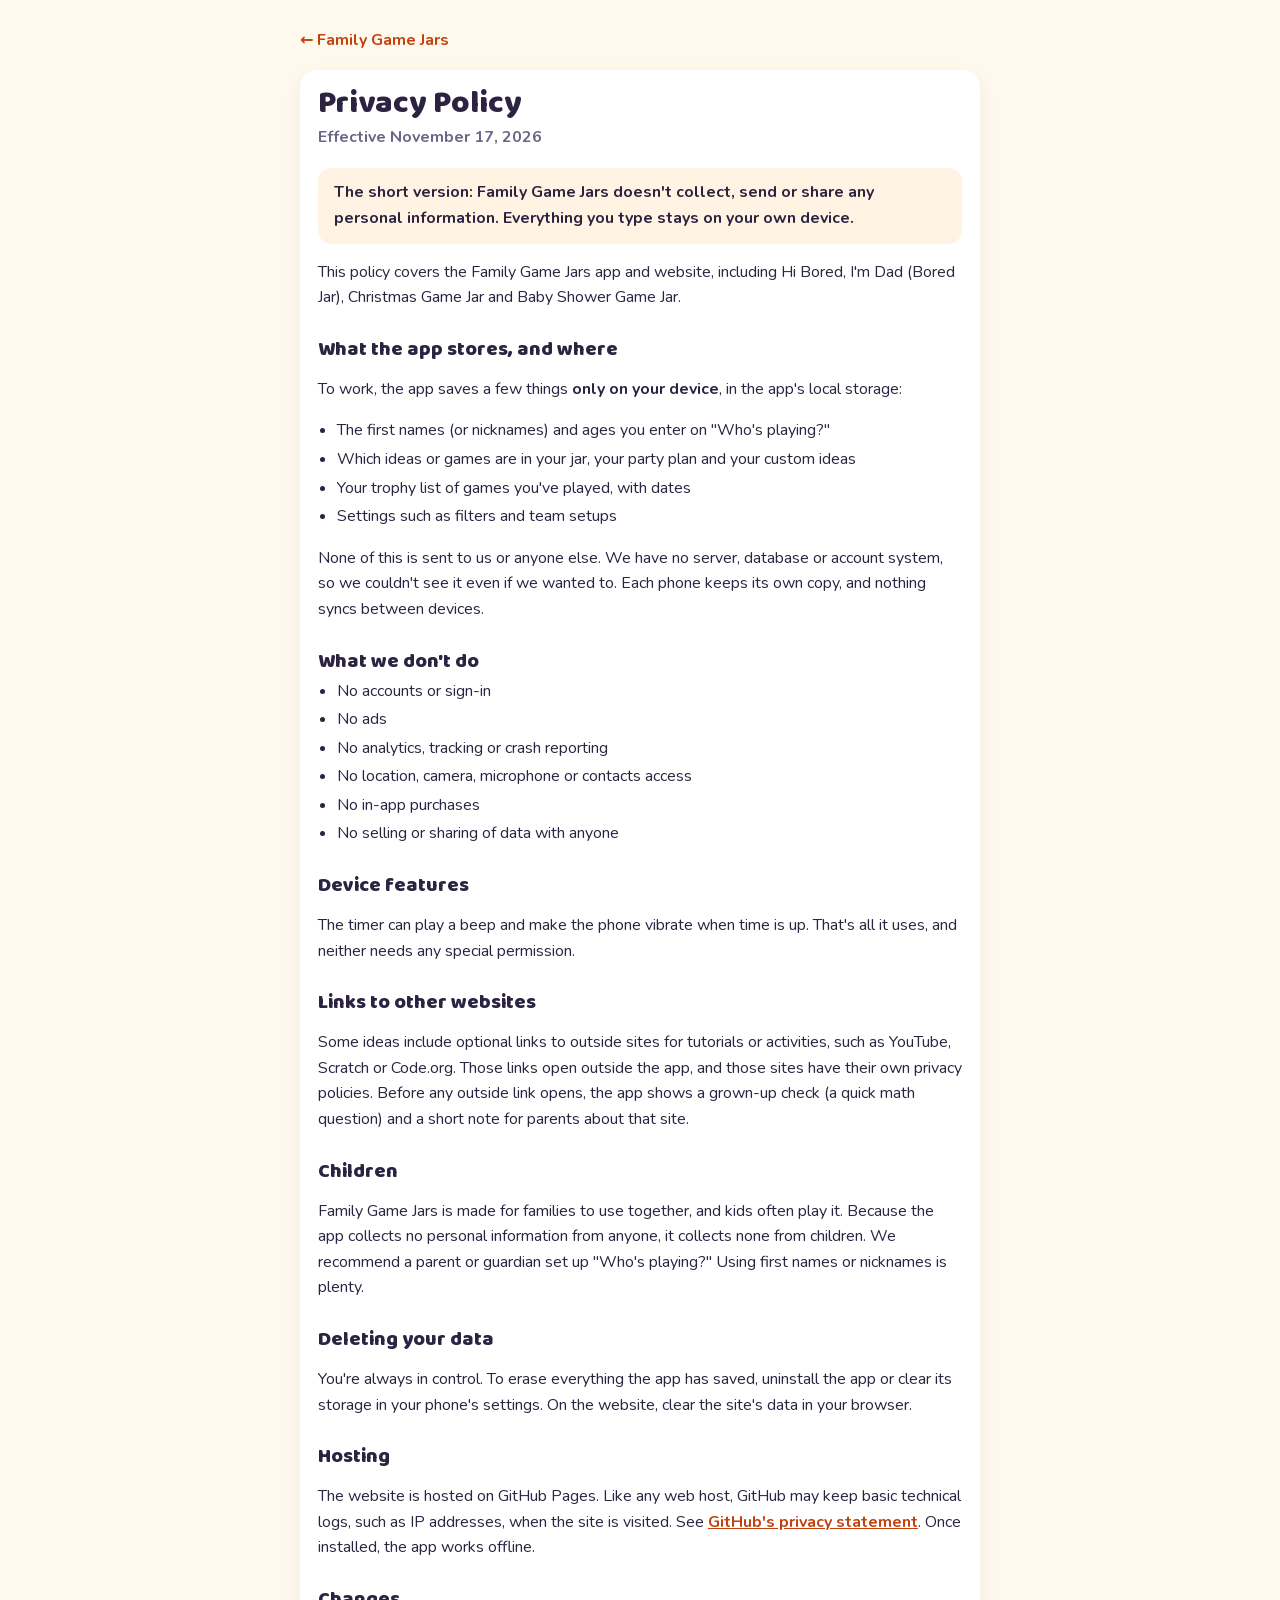
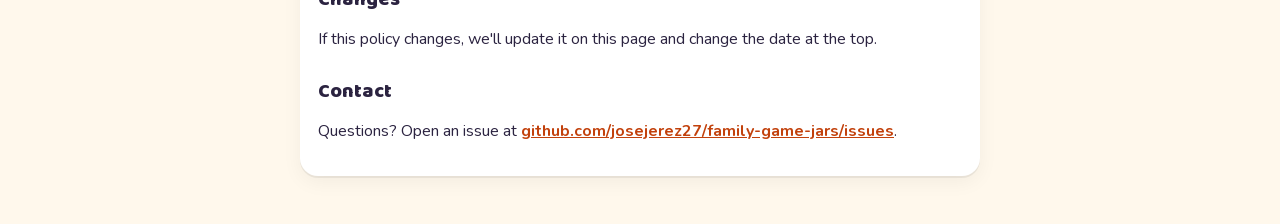
<file: privacy/index.html>
<!DOCTYPE html>
<html lang="en">
<head>
<meta charset="UTF-8">
<meta name="viewport" content="width=device-width, initial-scale=1">
<meta name="theme-color" content="#f97316">
<link rel="icon" href="../icon.png">
<title>Privacy Policy · Family Game Jars</title>
<link rel="stylesheet" href="../fonts/fonts.css">
<style>
  body{margin:0;font-family:Nunito,system-ui,sans-serif;background:#fff8ec;color:#2b2340;line-height:1.6}
  .wrap{max-width:680px;margin:0 auto;padding:28px 16px 48px}
  h1{font:800 2rem/1.1 "Baloo 2",sans-serif;margin:0 0 4px}
  h2{font:800 1.25rem/1.2 "Baloo 2",sans-serif;margin:26px 0 6px}
  .date{color:#6d6585;font-weight:700;margin:0 0 18px}
  .card{background:#fff;border-radius:18px;padding:16px 18px;box-shadow:0 2px 0 #00000010,0 6px 20px #0000000d}
  .short{background:#fff3e3;border-radius:14px;padding:12px 16px;font-weight:700}
  ul{padding-left:1.2em;margin:6px 0} li{margin:3px 0}
  a{color:#c2410c;font-weight:700}
  .back{display:inline-block;margin-bottom:16px;text-decoration:none}
</style>
</head>
<body>
<div class="wrap">
  <a class="back" href="../">← Family Game Jars</a>
  <div class="card">
    <h1>Privacy Policy</h1>
    <p class="date">Effective November 17, 2026</p>

    <p class="short">The short version: Family Game Jars doesn't collect, send or share any personal information. Everything you type stays on your own device.</p>

    <p>This policy covers the Family Game Jars app and website, including Hi Bored, I'm Dad (Bored Jar), Christmas Game Jar and Baby Shower Game Jar.</p>

    <h2>What the app stores, and where</h2>
    <p>To work, the app saves a few things <b>only on your device</b>, in the app's local storage:</p>
    <ul>
      <li>The first names (or nicknames) and ages you enter on "Who's playing?"</li>
      <li>Which ideas or games are in your jar, your party plan and your custom ideas</li>
      <li>Your trophy list of games you've played, with dates</li>
      <li>Settings such as filters and team setups</li>
    </ul>
    <p>None of this is sent to us or anyone else. We have no server, database or account system, so we couldn't see it even if we wanted to. Each phone keeps its own copy, and nothing syncs between devices.</p>

    <h2>What we don't do</h2>
    <ul>
      <li>No accounts or sign-in</li>
      <li>No ads</li>
      <li>No analytics, tracking or crash reporting</li>
      <li>No location, camera, microphone or contacts access</li>
      <li>No in-app purchases</li>
      <li>No selling or sharing of data with anyone</li>
    </ul>

    <h2>Device features</h2>
    <p>The timer can play a beep and make the phone vibrate when time is up. That's all it uses, and neither needs any special permission.</p>

    <h2>Links to other websites</h2>
    <p>Some ideas include optional links to outside sites for tutorials or activities, such as YouTube, Scratch or Code.org. Those links open outside the app, and those sites have their own privacy policies. Before any outside link opens, the app shows a grown-up check (a quick math question) and a short note for parents about that site.</p>

    <h2>Children</h2>
    <p>Family Game Jars is made for families to use together, and kids often play it. Because the app collects no personal information from anyone, it collects none from children. We recommend a parent or guardian set up "Who's playing?" Using first names or nicknames is plenty.</p>

    <h2>Deleting your data</h2>
    <p>You're always in control. To erase everything the app has saved, uninstall the app or clear its storage in your phone's settings. On the website, clear the site's data in your browser.</p>

    <h2>Hosting</h2>
    <p>The website is hosted on GitHub Pages. Like any web host, GitHub may keep basic technical logs, such as IP addresses, when the site is visited. See <a href="https://docs.github.com/en/site-policy/privacy-policies/github-general-privacy-statement" target="_blank" rel="noopener">GitHub's privacy statement</a>. Once installed, the app works offline.</p>

    <h2>Changes</h2>
    <p>If this policy changes, we'll update it on this page and change the date at the top.</p>

    <h2>Contact</h2>
    <p>Questions? Open an issue at <a href="https://github.com/josejerez27/family-game-jars/issues" target="_blank" rel="noopener">github.com/josejerez27/family-game-jars/issues</a>.</p>
  </div>
</div>
</body>
</html>
</file>
<file: fonts/fonts.css>
/* Self-hosted Baloo 2 + Nunito (SIL Open Font License, see OFL-*.txt). Latin + Latin Extended only. */
@font-face{font-family:'Baloo 2';font-style:normal;font-weight:600 800;font-display:swap;src:url(baloo2-latin-ext.woff2) format('woff2');unicode-range:U+0100-02BA, U+02BD-02C5, U+02C7-02CC, U+02CE-02D7, U+02DD-02FF, U+0304, U+0308, U+0329, U+1D00-1DBF, U+1E00-1E9F, U+1EF2-1EFF, U+2020, U+20A0-20AB, U+20AD-20C4, U+2113, U+2C60-2C7F, U+A720-A7FF}
@font-face{font-family:'Baloo 2';font-style:normal;font-weight:600 800;font-display:swap;src:url(baloo2-latin.woff2) format('woff2');unicode-range:U+0000-00FF, U+0131, U+0152-0153, U+02BB-02BC, U+02C6, U+02DA, U+02DC, U+0304, U+0308, U+0329, U+2000-206F, U+20AC, U+2122, U+2191, U+2193, U+2212, U+2215, U+FEFF, U+FFFD}
@font-face{font-family:'Nunito';font-style:normal;font-weight:400 800;font-display:swap;src:url(nunito-latin-ext.woff2) format('woff2');unicode-range:U+0100-02BA, U+02BD-02C5, U+02C7-02CC, U+02CE-02D7, U+02DD-02FF, U+0304, U+0308, U+0329, U+1D00-1DBF, U+1E00-1E9F, U+1EF2-1EFF, U+2020, U+20A0-20AB, U+20AD-20C4, U+2113, U+2C60-2C7F, U+A720-A7FF}
@font-face{font-family:'Nunito';font-style:normal;font-weight:400 800;font-display:swap;src:url(nunito-latin.woff2) format('woff2');unicode-range:U+0000-00FF, U+0131, U+0152-0153, U+02BB-02BC, U+02C6, U+02DA, U+02DC, U+0304, U+0308, U+0329, U+2000-206F, U+20AC, U+2122, U+2191, U+2193, U+2212, U+2215, U+FEFF, U+FFFD}
</file>
